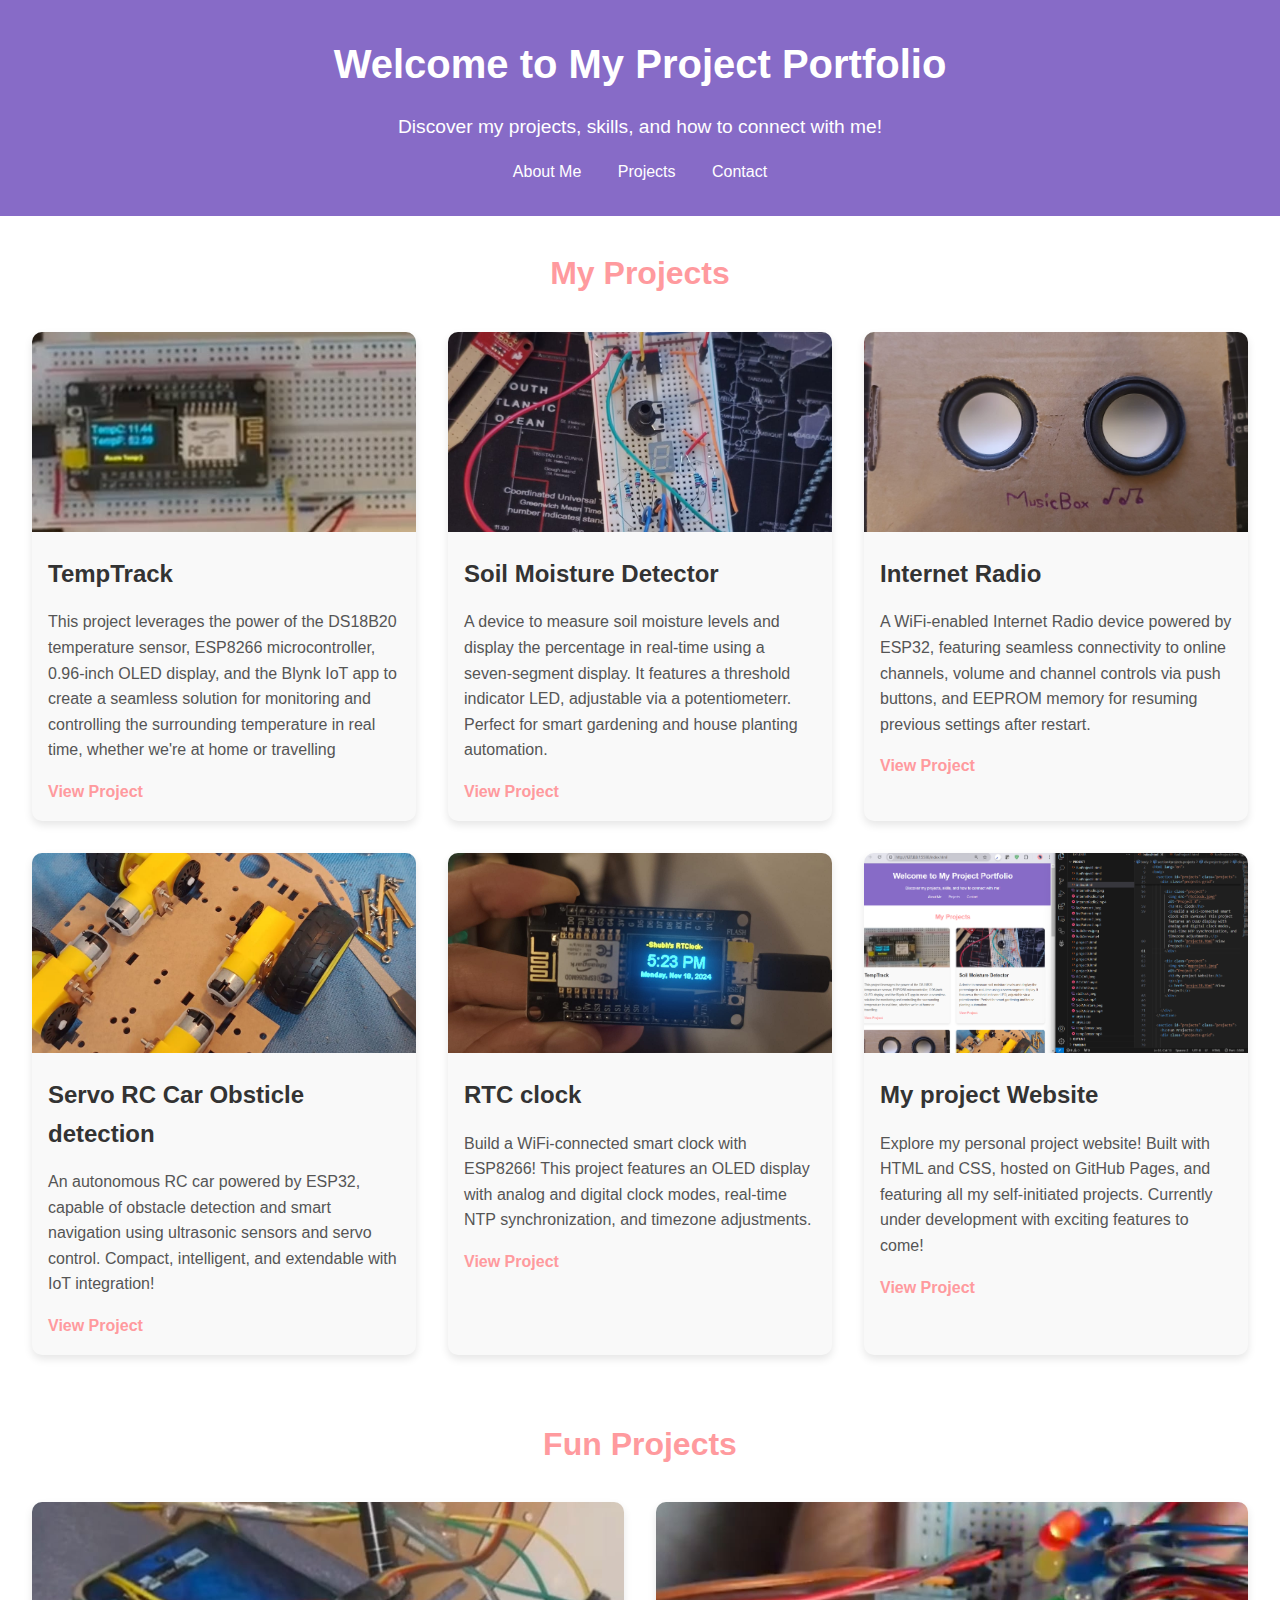
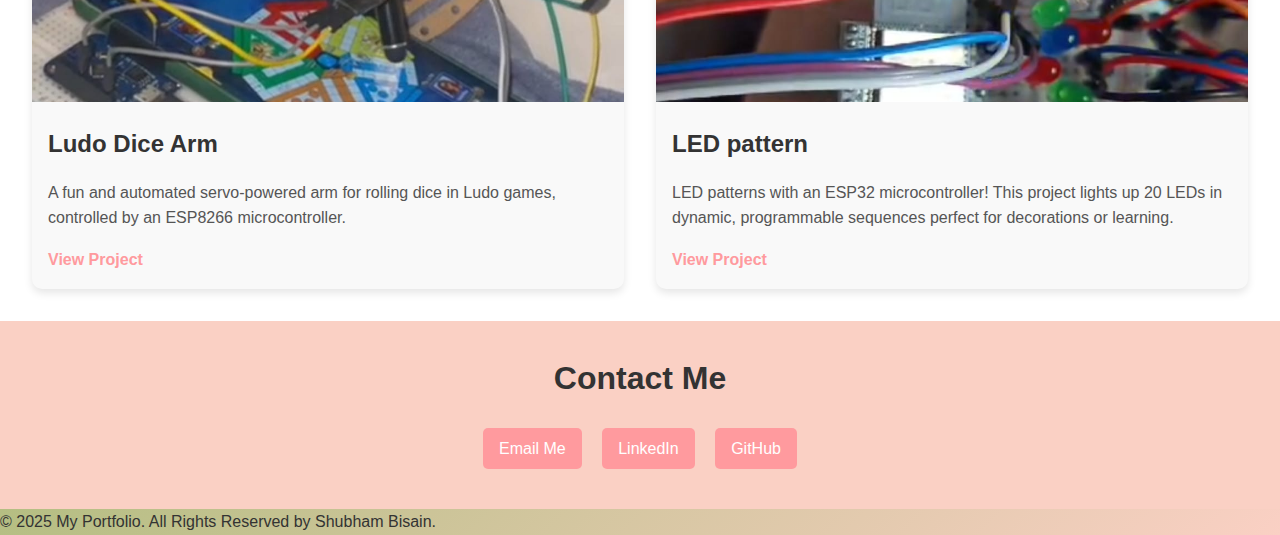
<file: index.html>
<!DOCTYPE html>
<html lang="en">
<head>
  <meta charset="UTF-8">
  <meta name="viewport" content="width=device-width, initial-scale=1.0">
  <title>My Portfolio</title>
  <link rel="stylesheet" href="style1.css">
</head>
<body>
  <!-- Header Section -->
  <header>
    <h1>Welcome to My Project Portfolio</h1>
    <p>Discover my projects, skills, and how to connect with me!</p>
    <nav>
      <a href="aboutme.html">About Me</a>
      <a href="#projects">Projects</a>
      <a href="#contact">Contact</a>
      
    </nav>
  </header>

  <!-- Projects Section -->
  <section id="projects" class="projects">
    <h2>My Projects</h2>
    <div class="projects-grid">
      
       
      <div class="project">
        <img src="tempSensor.jpeg" alt="Project 1">
        <h3>TempTrack</h3>
        <p>This project leverages the power of the DS18B20 temperature sensor, ESP8266 microcontroller, 0.96-inch OLED display, and the Blynk IoT app to create a seamless solution for monitoring and controlling the surrounding temperature in real time, whether we're at home or travelling</p>
        <a href="project1.html">View Project</a>
      </div>

      <div class="project">
        <img src="SoilMoisture.jpeg" alt="Project 2">
        <h3>Soil Moisture Detector</h3>
        <p>A device to measure soil moisture levels and display the percentage in real-time using a seven-segment display. It features a threshold indicator LED, adjustable via a potentiometerr. Perfect for smart gardening and house planting automation.</p>
        <a href="project2.html">View Project</a>
      </div>

      <div class="project">
        <img src="internetRadio.jpeg" alt="Project 3">
        <h3>Internet Radio</h3>
        <p>A WiFi-enabled Internet Radio device powered by ESP32, featuring seamless connectivity to online channels, volume and channel controls via push buttons, and EEPROM memory for resuming previous settings after restart.</p>
        <a href="project3.html">View Project</a>
      </div>

      <div class="project">
        <img src="RC CAR.jpeg" alt="Project 4">
        <h3>Servo RC Car  Obsticle detection</h3>
        <p>An autonomous RC car powered by ESP32, capable of obstacle detection and smart navigation using ultrasonic sensors and servo control. Compact, intelligent, and extendable with IoT integration!</p>
        <a href="project4.html">View Project</a>
      </div>

      <div class="project">
        <img src="rtcClock.jpeg" alt="Project 8">
        <h3>RTC clock</h3>
        <p>Build a WiFi-connected smart clock with ESP8266! This project features an OLED display with analog and digital clock modes, real-time NTP synchronization, and timezone adjustments.</p>
        <a href="project8.html">View Project</a>
      </div>

      <div class="project">
        <img src="mySite.png" alt="Project 9">
        <h3>My project Website</h3>
        <p>Explore my personal project website! Built with HTML and CSS, hosted on GitHub Pages, and featuring all my self-initiated projects. Currently under development with exciting features to come!</p>
        <a href="project9.html">View Project</a>
      </div>

      
    </div>
  </section>

  <section id="projects" class="projects">
    <h2>Fun Projects</h2>
    <div class="projects-grid">
      
       
      <div class="project">
        <img src="ludoServo.jpeg" alt="Project 4">
        <h3>Ludo Dice Arm</h3>
        <p>A fun and automated servo-powered arm for rolling dice in Ludo games, controlled by an ESP8266 microcontroller.</p>
        <a href="funProject1.html">View Project</a>
      </div> 

      <div class="project">
        <img src="ledPattern1.jpeg" alt="Project 5">
        <h3>LED pattern</h3>
        <p> LED patterns with an ESP32 microcontroller! This project lights up 20 LEDs in dynamic, programmable sequences perfect for decorations or learning.</p>
        <a href="funProject2.html">View Project</a>
      </div>


    </div>
  </section>

  <!-- Contact Section -->
  <section id="contact" class="contact">
    <h2>Contact Me</h2>
    <a href="mailto:shubham.bisain@hsrw.org">Email Me</a>
    <a href="https://www.linkedin.com/in/shubham-bisain/">LinkedIn</a>
    <a href="https://github.com/ShubhamBisain?tab=repositories">GitHub</a>
  </section>

  <footer>
    <p>&copy; 2025 My Portfolio. All Rights Reserved by Shubham Bisain.</p>
  </footer>
</body>
</html>
</file>
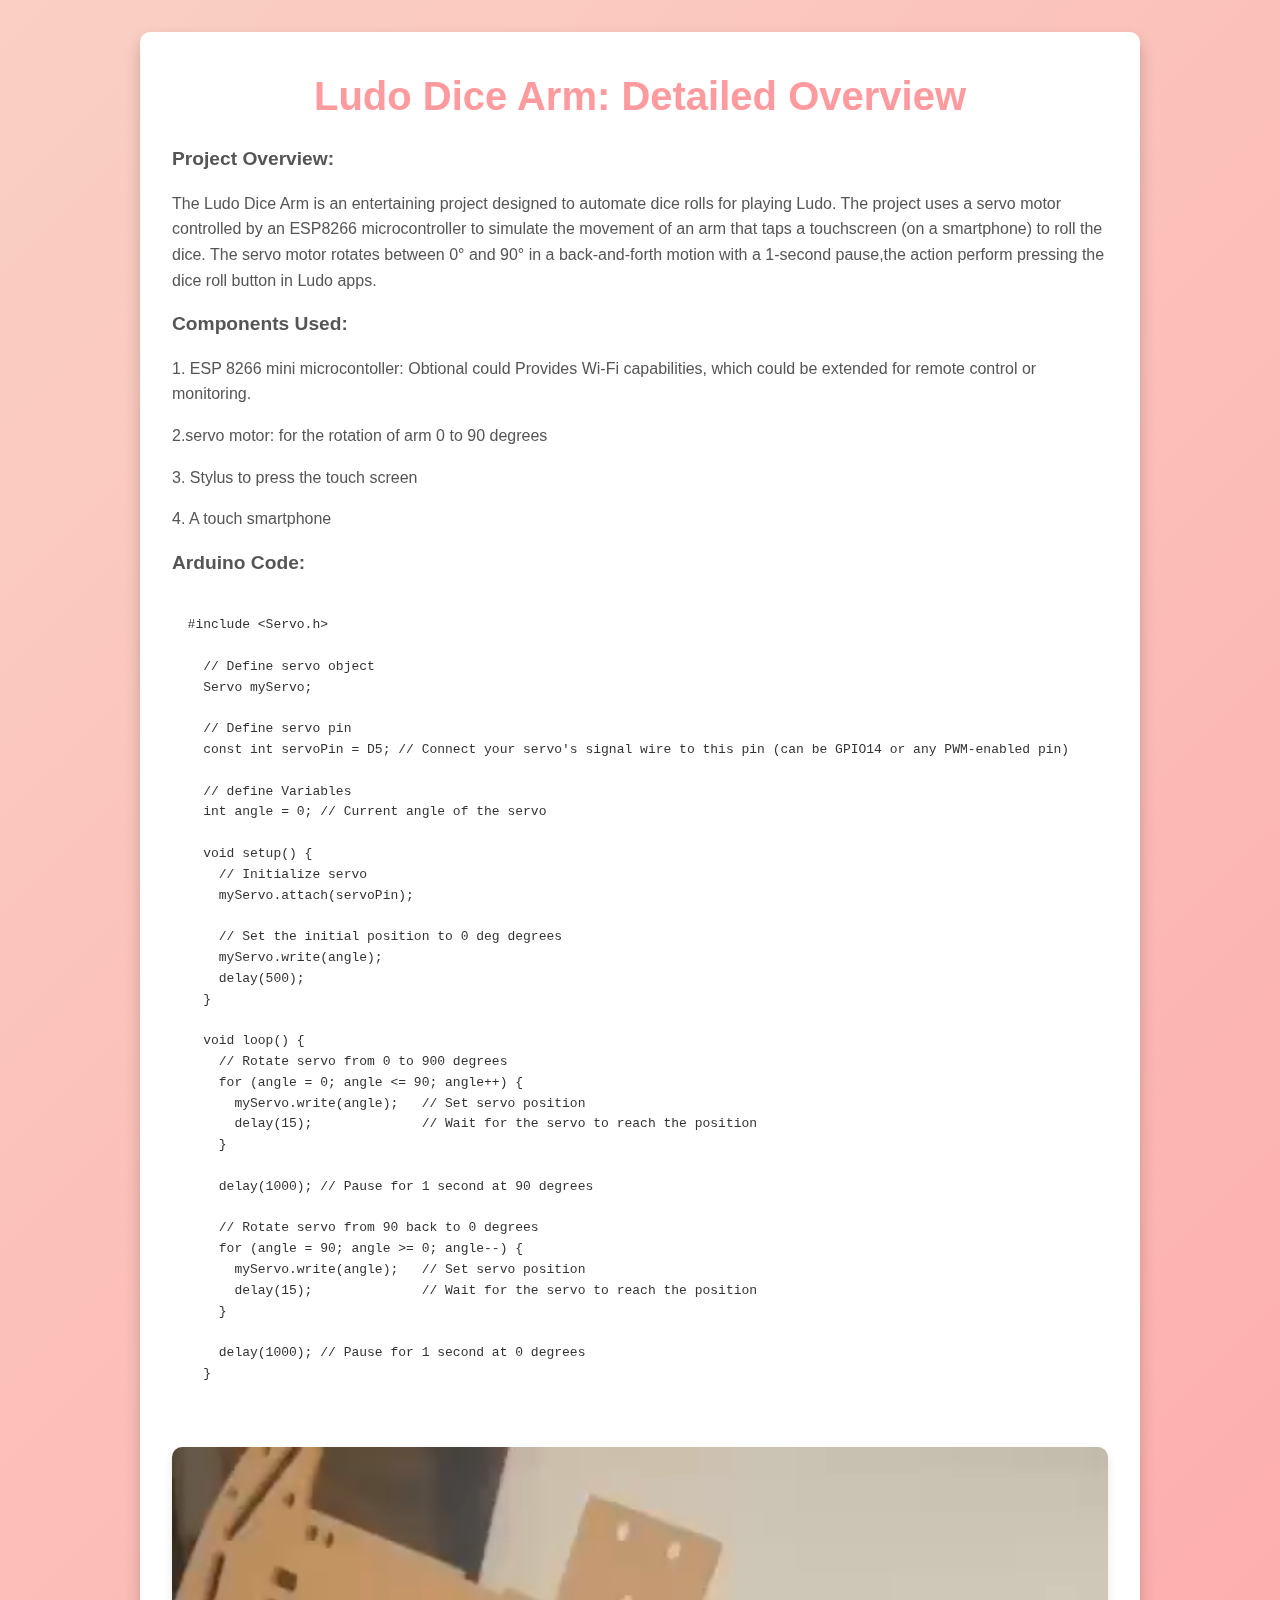
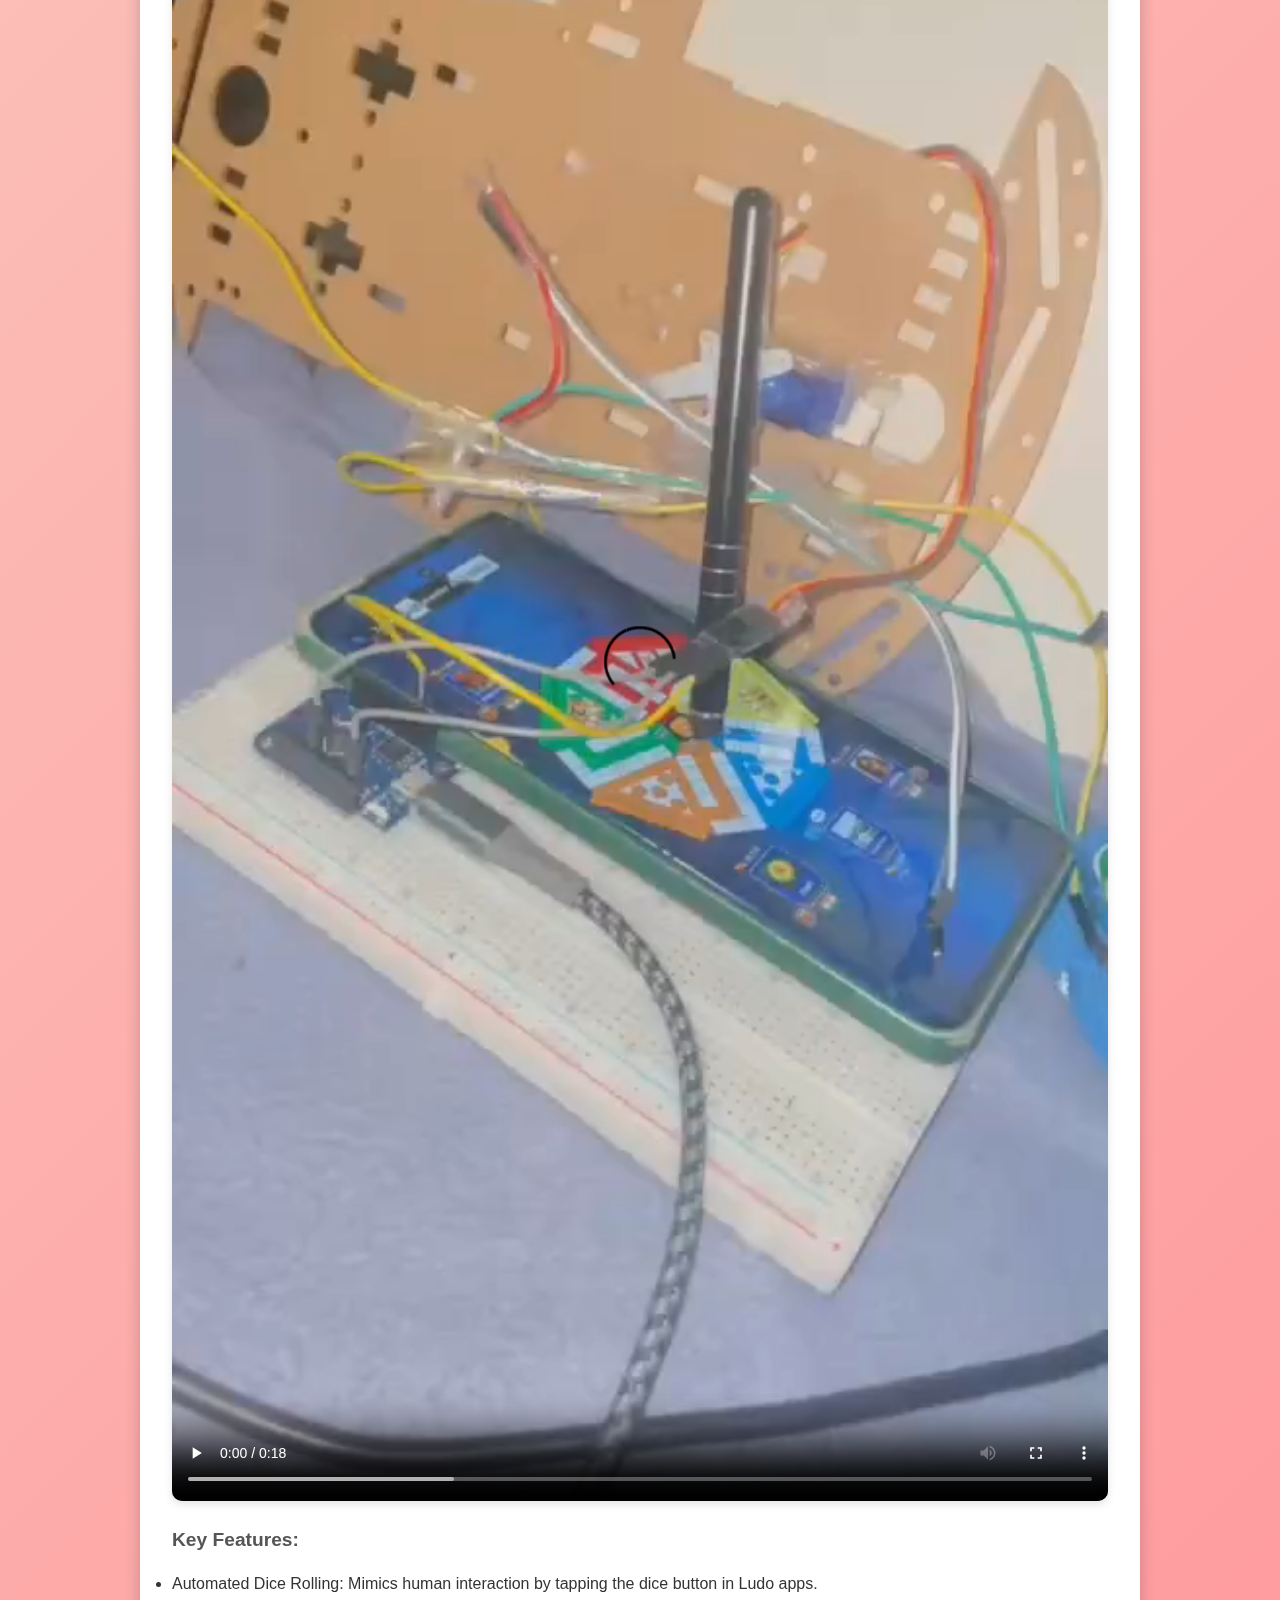
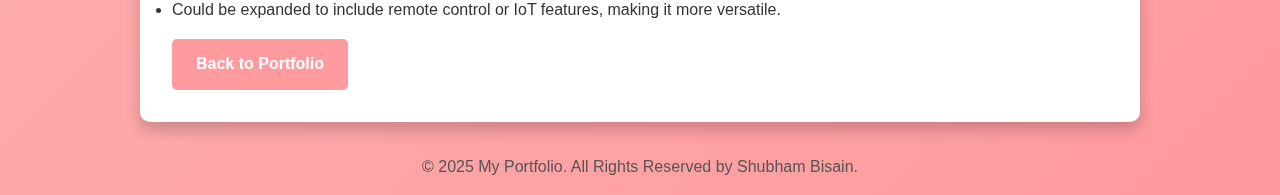
<file: funProject1.html>
<!DOCTYPE html>
<html lang="en">
<head>
  <meta charset="UTF-8">
  <meta name="viewport" content="width=device-width, initial-scale=1.0">
  <title>Ludo Dice Arm Details</title>
  <link rel="stylesheet" href="style2.css">
</head>

  <body>
  <div class="container">
    <h1>Ludo Dice Arm: Detailed Overview</h1>
    
    <p class="objective">
      Project Overview:
    </p>

    <p>
      The Ludo Dice Arm is an entertaining project designed to automate dice rolls for playing Ludo. The project uses a servo motor controlled by an ESP8266 microcontroller to simulate the movement of an arm that taps a touchscreen (on a smartphone) to roll the dice. The servo motor rotates between 0° and 90° in a back-and-forth motion with a 1-second pause,the action perform pressing the dice roll button in Ludo apps.
    </p>
  
    <p class="objective">
      Components Used:
    </p>

    <p>
        1. ESP 8266 mini microcontoller: Obtional could Provides Wi-Fi capabilities, which could be extended for remote control or monitoring.

    </p>

    <p>
      2.servo motor: for the rotation of arm 0 to 90 degrees

    <p>
        3. Stylus to press the touch screen 
    </p>

    <p>
      4. A touch smartphone
    </p>

    <p class="objective">
      Arduino Code:
    </p>

  <pre>
  <code>
  #include &lt;Servo.h&gt;

    // Define servo object
    Servo myServo;
    
    // Define servo pin
    const int servoPin = D5; // Connect your servo's signal wire to this pin (can be GPIO14 or any PWM-enabled pin)
    
    // define Variables
    int angle = 0; // Current angle of the servo
    
    void setup() {
      // Initialize servo
      myServo.attach(servoPin);
      
      // Set the initial position to 0 deg degrees
      myServo.write(angle);
      delay(500);
    }
    
    void loop() {
      // Rotate servo from 0 to 900 degrees
      for (angle = 0; angle <= 90; angle++) {
        myServo.write(angle);   // Set servo position
        delay(15);              // Wait for the servo to reach the position
      }
    
      delay(1000); // Pause for 1 second at 90 degrees
    
      // Rotate servo from 90 back to 0 degrees
      for (angle = 90; angle >= 0; angle--) {
        myServo.write(angle);   // Set servo position
        delay(15);              // Wait for the servo to reach the position
      }
    
      delay(1000); // Pause for 1 second at 0 degrees
    }
    
    </code>
    </pre>
    <video src="ludoServo.mp4" controls></video>
    <p class="objective">
      Key Features:
      <ul>
        <li>Automated Dice Rolling: Mimics human interaction by tapping the dice button in Ludo apps.</li>
        <li> Could be expanded to include remote control or IoT features, making it more versatile.</li>
      </ul>
    </p>

    <a href="index.html">Back to Portfolio</a>
  </div>

  <footer>
    <p>&copy; 2025 My Portfolio. All Rights Reserved by Shubham Bisain.</p>
  </footer>
</body>
</html>
</file>
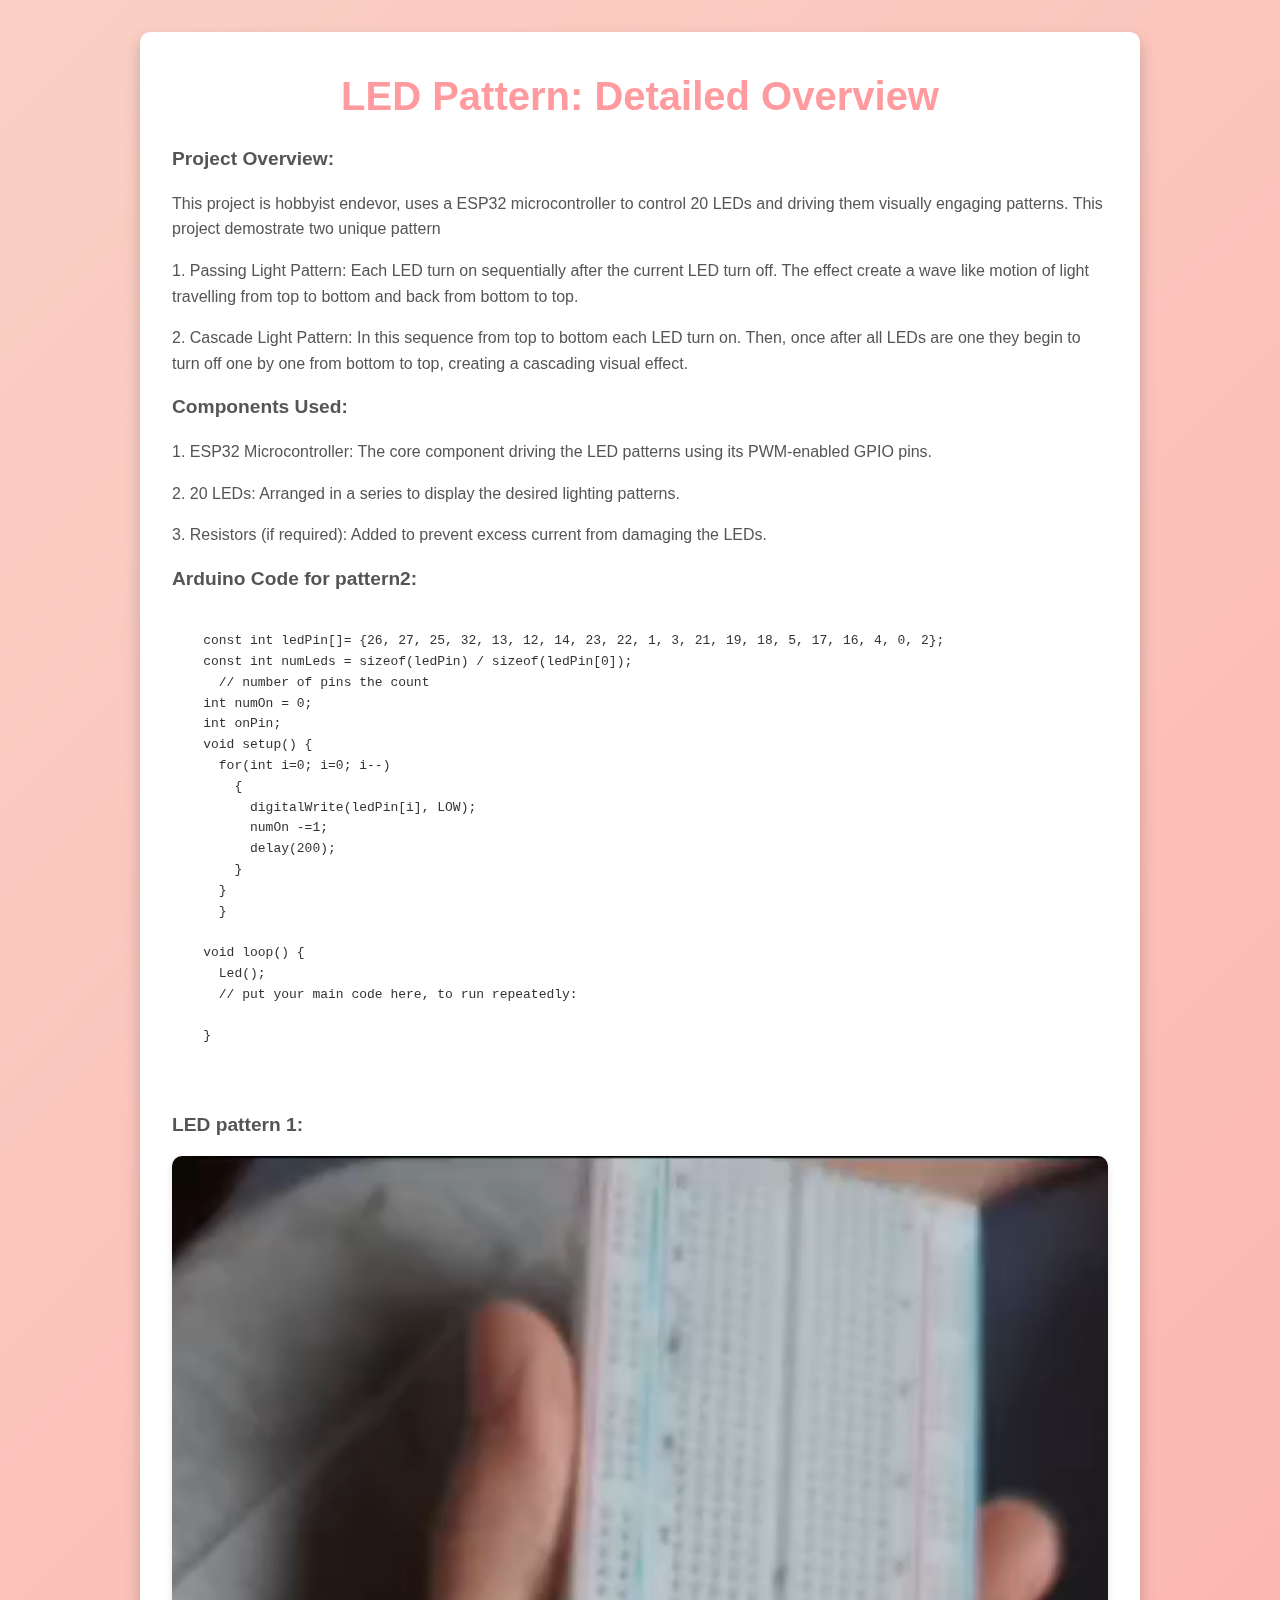
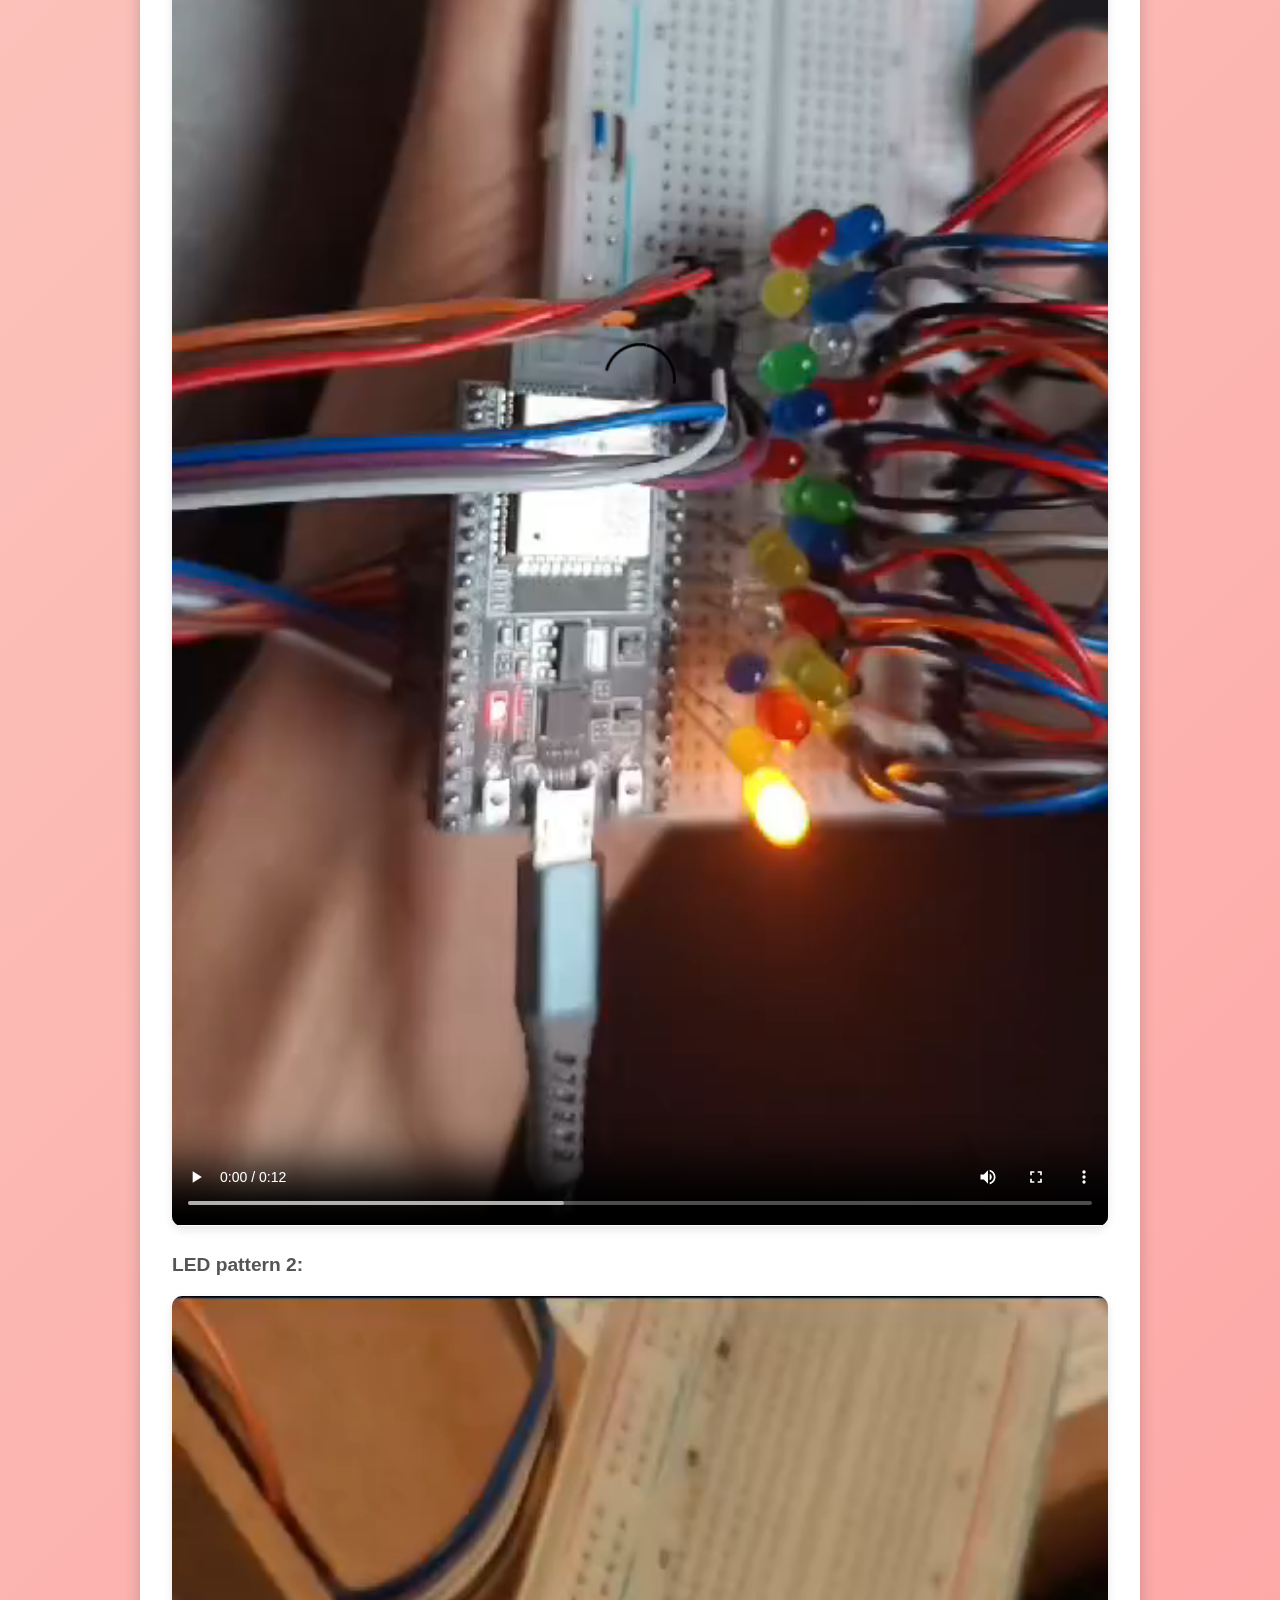
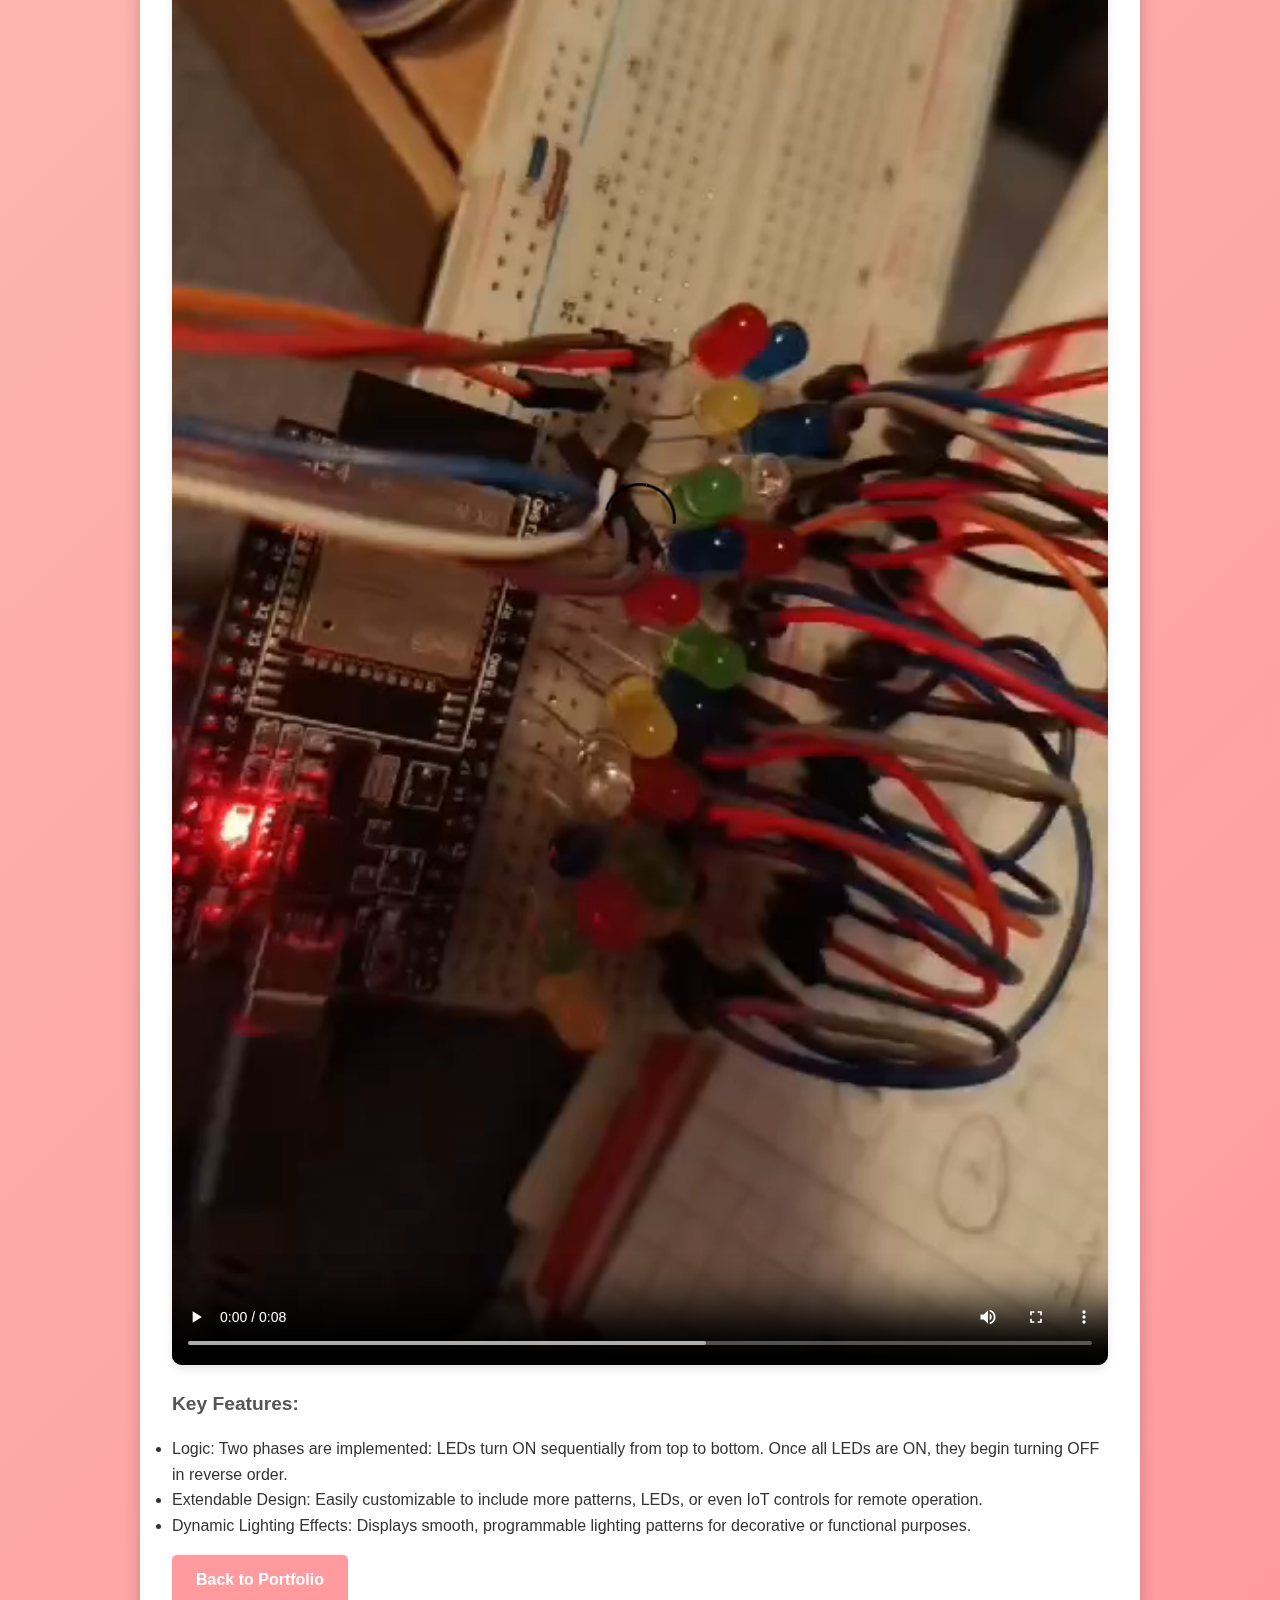
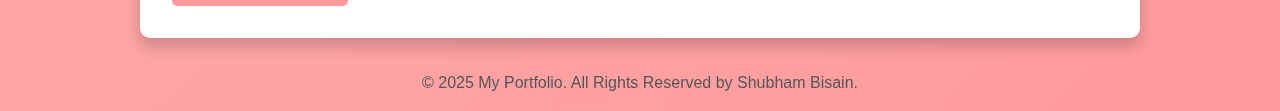
<file: funProject2.html>
<!DOCTYPE html>
<html lang="en">
<head>
  <meta charset="UTF-8">
  <meta name="viewport" content="width=device-width, initial-scale=1.0">
  <title>LED Pattern Details</title>
  <link rel="stylesheet" href="style2.css">
</head>

  <body>
  <div class="container">
    <h1>LED Pattern: Detailed Overview</h1>
    
    <p class="objective">
      Project Overview:
    </p>

    <p>
     This project is hobbyist endevor, uses a ESP32 microcontroller to control 20 LEDs and driving them visually engaging patterns. This project demostrate two unique pattern
    </p>
    <p>
      1. Passing Light Pattern: Each LED turn on sequentially after the current LED turn off. The effect create a wave like motion of light travelling from top to bottom and back from bottom to top.
     </p>

     <p>
      2. Cascade Light Pattern: In this sequence from top to bottom each LED turn on. Then, once after all LEDs are one they begin to turn off one by one from bottom to top, creating a cascading visual effect.
     </p>
  
    <p class="objective">
      Components Used:
    </p>

    <p>
        1. ESP32 Microcontroller:

        The core component driving the LED patterns using its PWM-enabled GPIO pins.

    </p>

    <p>
      2. 20 LEDs:

      Arranged in a series to display the desired lighting patterns.

    </p>

    <p>
      3. Resistors (if required):

      Added to prevent excess current from damaging the LEDs.
    </p>

    <p class="objective">
      Arduino Code for pattern2:
    </p>

  <pre>
  <code>
    const int ledPin[]= {26, 27, 25, 32, 13, 12, 14, 23, 22, 1, 3, 21, 19, 18, 5, 17, 16, 4, 0, 2};
    const int numLeds = sizeof(ledPin) / sizeof(ledPin[0]);
      // number of pins the count
    int numOn = 0;
    int onPin;
    void setup() {
      for(int i=0; i<numLeds; i++){
        pinMode(ledPin[i], OUTPUT);
        delay(100);
        digitalWrite(ledPin[i], LOW);  //initially the pin are set to low
      }
    
    }
    
    void Led(){
      if(numOn!=numLeds)
      {
        digitalWrite(ledPin[numOn], HIGH);
        numOn +=1;
        delay(200);
      }
      else {
        for(int i= numLeds-1; i>=0; i--)
        {
          digitalWrite(ledPin[i], LOW);
          numOn -=1;
          delay(200);
        }
      }
      }
    
    void loop() {
      Led();
      // put your main code here, to run repeatedly:
    
    }    
    
    </code>
    </pre>
    <p class="objective">LED pattern 1:
    </p>

    <video src="ledPattern1.mp4" controls></video>
    <p class="objective">LED pattern 2:
    </p>
    <video src="ledPattern2.mp4" controls></video>

    <p class="objective">
      Key Features:
      <ul>
        <li>Logic:

          Two phases are implemented:
          LEDs turn ON sequentially from top to bottom.
          Once all LEDs are ON, they begin turning OFF in reverse order.</li>
        <li> Extendable Design: Easily customizable to include more patterns, LEDs, or even IoT controls for remote operation.</li>
        <li> Dynamic Lighting Effects: Displays smooth, programmable lighting patterns for decorative or functional purposes.</li>
      </ul>

    </p>

    <a href="index.html">Back to Portfolio</a>
  </div>

  <footer>
    <p>&copy; 2025 My Portfolio. All Rights Reserved by Shubham Bisain.</p>
  </footer>
</body>
</html>
</file>
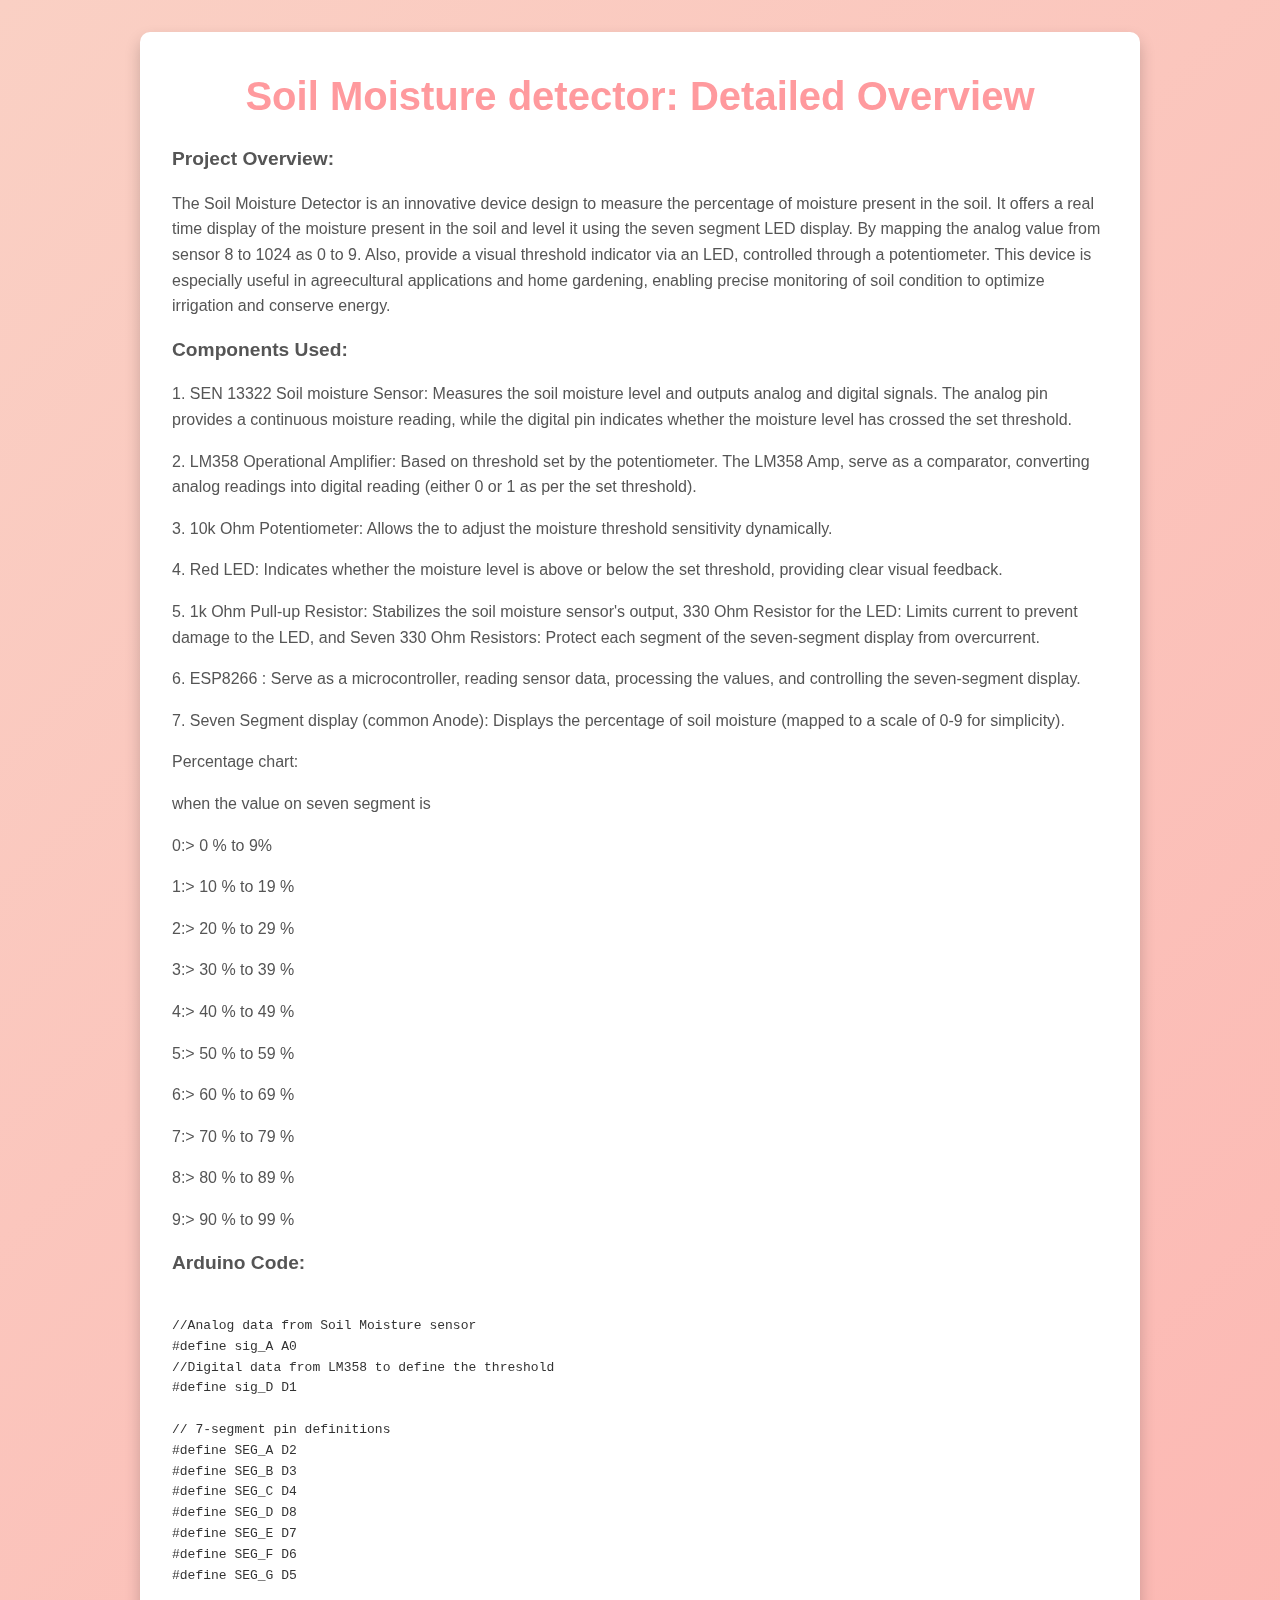
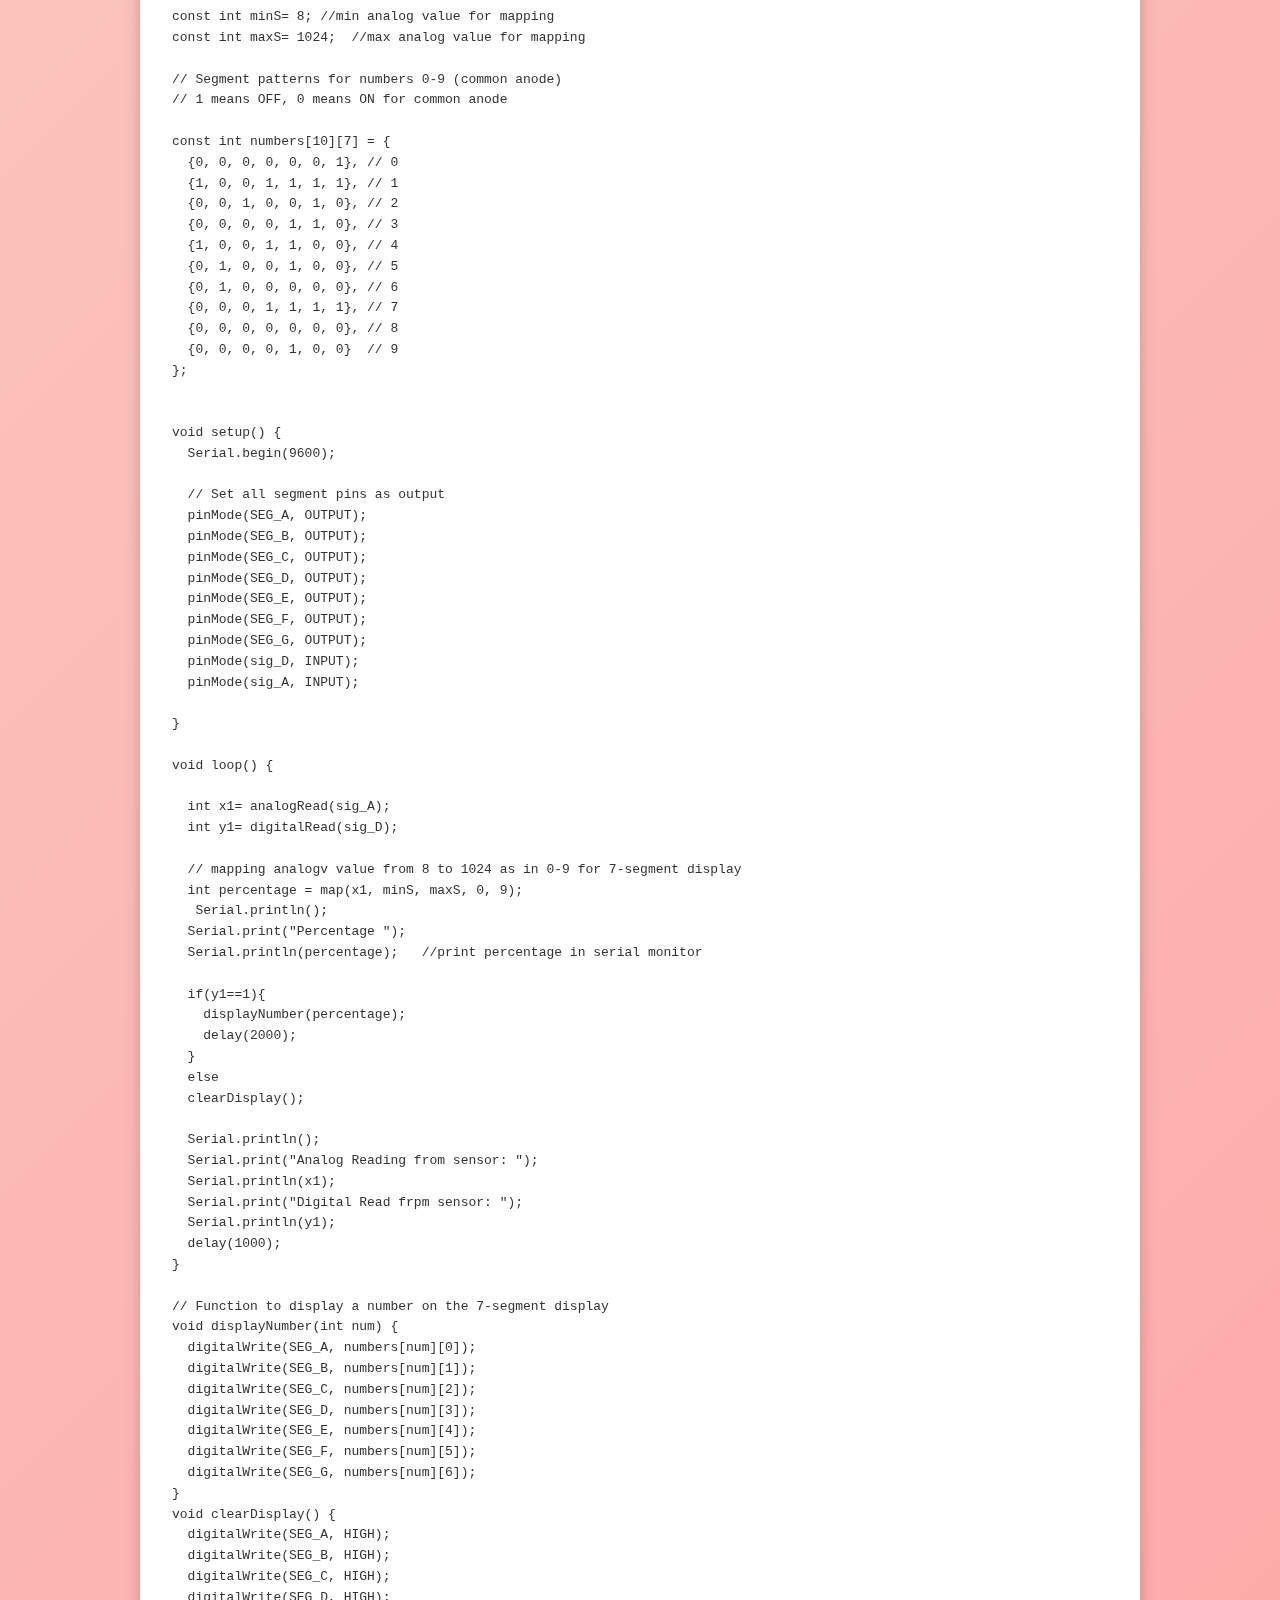
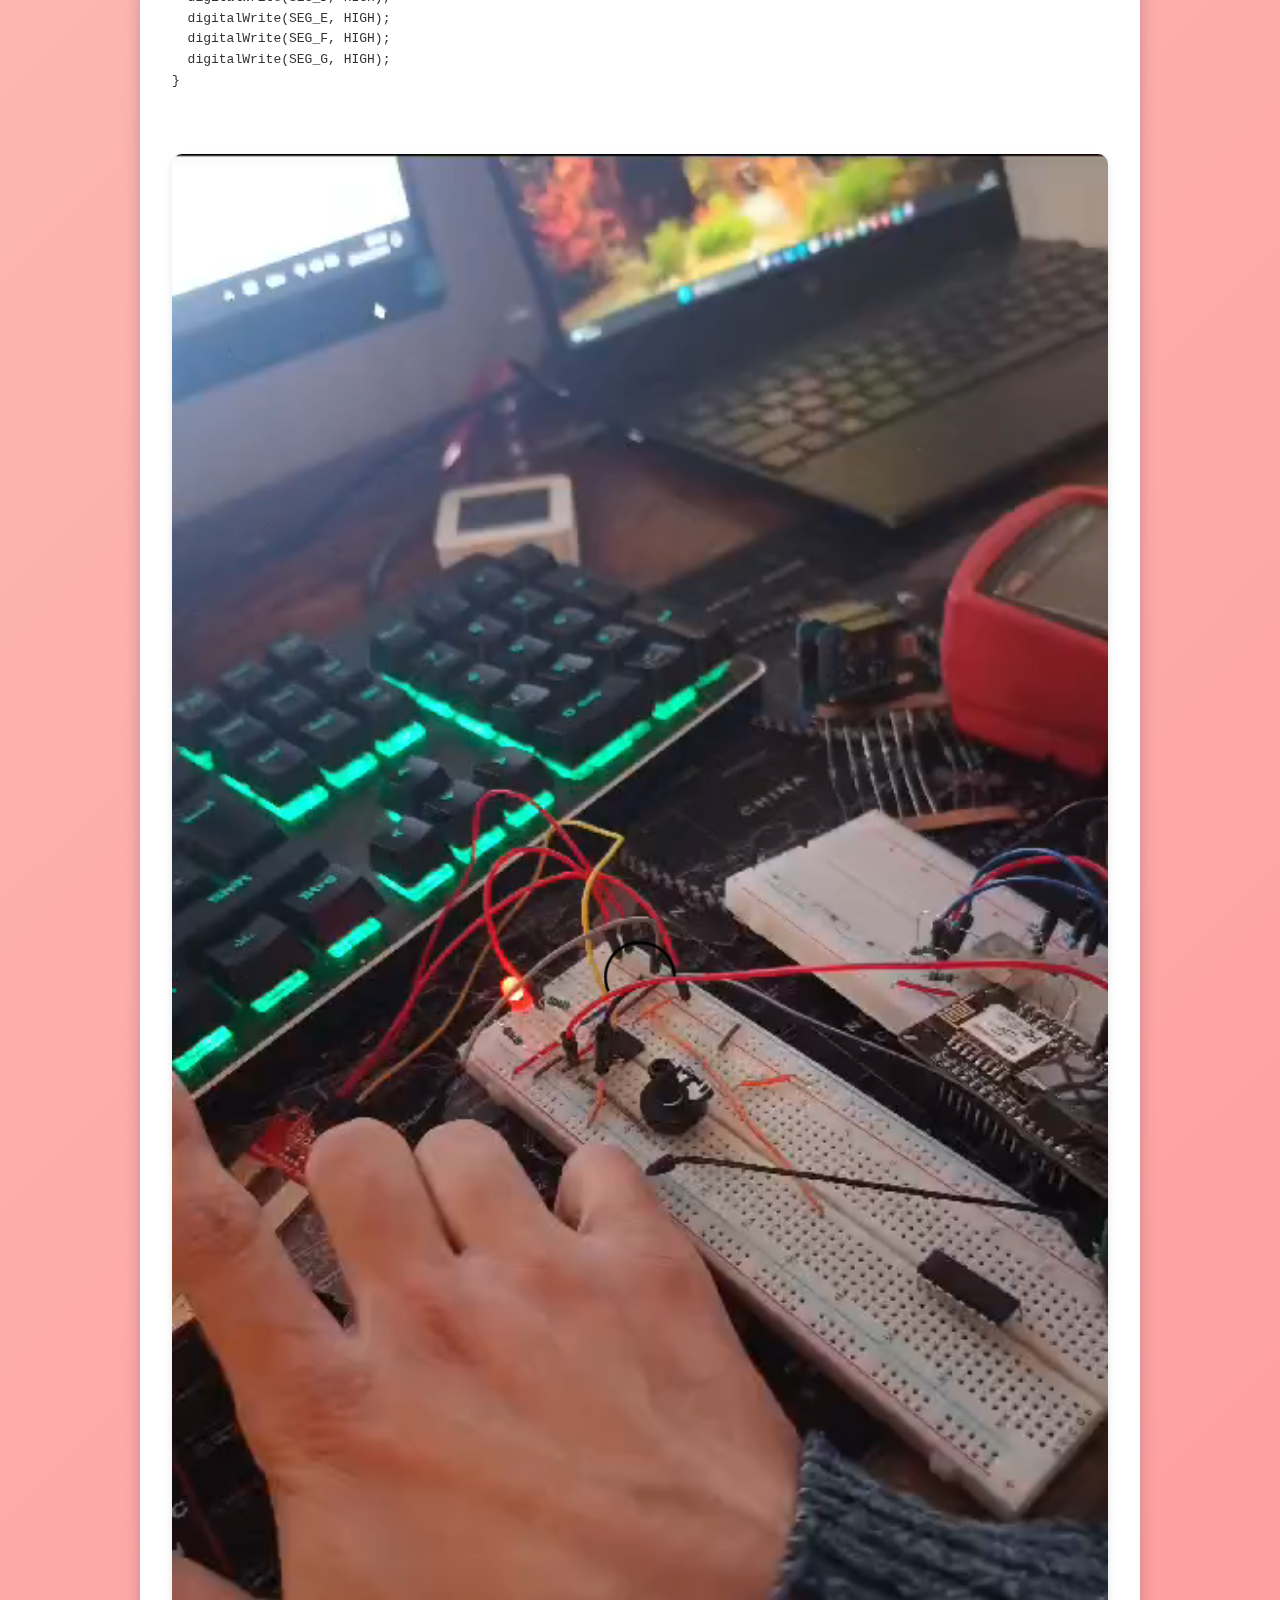
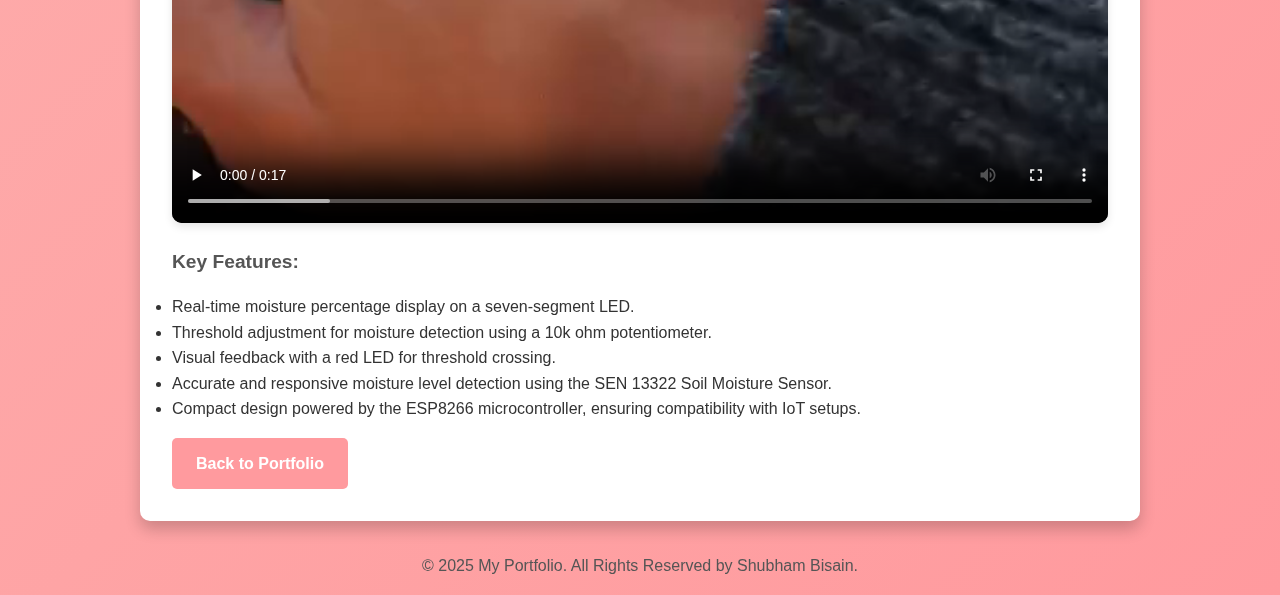
<file: project2.html>
<!DOCTYPE html>
<html lang="en">
<head>
  <meta charset="UTF-8">
  <meta name="viewport" content="width=device-width, initial-scale=1.0">
  <title>TempTrack Details</title>
  <link rel="stylesheet" href="style2.css">
</head>

  <body>
  <div class="container">
    <h1>Soil Moisture detector: Detailed Overview</h1>
    
    <p class="objective">
      Project Overview:
    </p>

    <p>
      The Soil Moisture Detector is an innovative device design to measure the percentage of moisture present in the soil. It offers a real time display of the moisture present in the soil and level it using the seven segment LED display. By mapping the analog value from sensor 8 to 1024 as 0 to 9. Also, provide a visual threshold indicator via an LED, controlled through a potentiometer. This device is especially useful in agreecultural applications and home gardening, enabling precise monitoring of soil condition to optimize irrigation and conserve energy.
      
    </p>
  
    <p class="objective">
      Components Used:
    </p>

    <p>
        1. SEN 13322 Soil moisture Sensor: Measures the soil moisture level and outputs analog and digital signals. The analog pin provides a continuous moisture reading, while the digital pin indicates whether the moisture level has crossed the set threshold.


    </p>

    <p>
      2. LM358 Operational Amplifier: Based on threshold set by the potentiometer. The LM358 Amp, serve as a comparator, converting analog readings into digital reading (either 0 or 1 as per the set threshold).
    </p>

    <p>
        3. 10k Ohm Potentiometer: Allows the to adjust the moisture threshold sensitivity dynamically.
    </p>

    <p>
      4. Red LED: Indicates whether the moisture level is above or below the set threshold, providing clear visual feedback.
    </p>

    <p>
      5. 1k Ohm Pull-up Resistor: Stabilizes the soil moisture sensor's output,
      330 Ohm Resistor for the LED: Limits current to prevent damage to the LED, and
      Seven 330 Ohm Resistors: Protect each segment of the seven-segment display from overcurrent.
    </p>

    <p>
      6. ESP8266 : Serve as a microcontroller, reading sensor data, processing the values, and controlling the seven-segment display.
    </p>

    <p>
      7. Seven Segment display (common Anode): Displays the percentage of soil moisture (mapped to a scale of 0-9 for simplicity).
    </p>

    	  	
    <p>
      Percentage chart:

    </p>
    <p>
      when the value on seven segment is 
    </p>
    <p>
      0:> 0 % to 9%
    </p>

    <p>
      1:> 10 % to 19 %
    </p>

    <p>
      2:> 20 % to 29 %
    </p>

    <p>
      3:> 30 % to 39 %
    </p>

    <p>
      4:> 40 % to 49 %
    </p>

    <p>
      5:> 50 % to 59 %
    </p>

    <p>
      6:> 60 % to 69 %
    </p>

    <p>
      7:> 70 % to 79 %
    </p>

    <p>
      8:> 80 % to 89 %
    </p>

    <p>
      9:> 90 % to 99 %
    </p>

    <p class="objective">
      Arduino Code:
    </p>

    <pre>
<code>
//Analog data from Soil Moisture sensor
#define sig_A A0 
//Digital data from LM358 to define the threshold
#define sig_D D1

// 7-segment pin definitions
#define SEG_A D2
#define SEG_B D3
#define SEG_C D4
#define SEG_D D8
#define SEG_E D7
#define SEG_F D6
#define SEG_G D5

const int minS= 8; //min analog value for mapping
const int maxS= 1024;  //max analog value for mapping

// Segment patterns for numbers 0-9 (common anode)
// 1 means OFF, 0 means ON for common anode

const int numbers[10][7] = {
  {0, 0, 0, 0, 0, 0, 1}, // 0
  {1, 0, 0, 1, 1, 1, 1}, // 1
  {0, 0, 1, 0, 0, 1, 0}, // 2
  {0, 0, 0, 0, 1, 1, 0}, // 3
  {1, 0, 0, 1, 1, 0, 0}, // 4
  {0, 1, 0, 0, 1, 0, 0}, // 5
  {0, 1, 0, 0, 0, 0, 0}, // 6
  {0, 0, 0, 1, 1, 1, 1}, // 7
  {0, 0, 0, 0, 0, 0, 0}, // 8
  {0, 0, 0, 0, 1, 0, 0}  // 9
};


void setup() {
  Serial.begin(9600);

  // Set all segment pins as output
  pinMode(SEG_A, OUTPUT);
  pinMode(SEG_B, OUTPUT);
  pinMode(SEG_C, OUTPUT);
  pinMode(SEG_D, OUTPUT);
  pinMode(SEG_E, OUTPUT);
  pinMode(SEG_F, OUTPUT);
  pinMode(SEG_G, OUTPUT);
  pinMode(sig_D, INPUT);
  pinMode(sig_A, INPUT);

}

void loop() {
  
  int x1= analogRead(sig_A);
  int y1= digitalRead(sig_D);

  // mapping analogv value from 8 to 1024 as in 0-9 for 7-segment display
  int percentage = map(x1, minS, maxS, 0, 9);
   Serial.println();
  Serial.print("Percentage ");
  Serial.println(percentage);   //print percentage in serial monitor
 
  if(y1==1){
    displayNumber(percentage);
    delay(2000);
  }
  else
  clearDisplay();

  Serial.println();
  Serial.print("Analog Reading from sensor: ");
  Serial.println(x1);
  Serial.print("Digital Read frpm sensor: ");
  Serial.println(y1);
  delay(1000);
}

// Function to display a number on the 7-segment display
void displayNumber(int num) {
  digitalWrite(SEG_A, numbers[num][0]);
  digitalWrite(SEG_B, numbers[num][1]);
  digitalWrite(SEG_C, numbers[num][2]);
  digitalWrite(SEG_D, numbers[num][3]);
  digitalWrite(SEG_E, numbers[num][4]);
  digitalWrite(SEG_F, numbers[num][5]);
  digitalWrite(SEG_G, numbers[num][6]);
}
void clearDisplay() {
  digitalWrite(SEG_A, HIGH);
  digitalWrite(SEG_B, HIGH);
  digitalWrite(SEG_C, HIGH);
  digitalWrite(SEG_D, HIGH);
  digitalWrite(SEG_E, HIGH);
  digitalWrite(SEG_F, HIGH);
  digitalWrite(SEG_G, HIGH);
}

</code>
    </pre>
    <video src="SoilMoisture.mp4" controls></video>
    <p class="objective">
      Key Features:
      <ul>
        <li>Real-time moisture percentage display on a seven-segment LED.</li>
        <li>Threshold adjustment for moisture detection using a 10k ohm potentiometer.</li>
        <li>Visual feedback with a red LED for threshold crossing.</li>
        <li>Accurate and responsive moisture level detection using the SEN 13322 Soil Moisture Sensor.</li>
        <li>Compact design powered by the ESP8266 microcontroller, ensuring compatibility with IoT setups.</li>
      </ul>
    </p>

    <a href="index.html">Back to Portfolio</a>
  </div>

  <footer>
    <p>&copy; 2025 My Portfolio. All Rights Reserved by Shubham Bisain.</p>
  </footer>
</body>
</html>
</file>
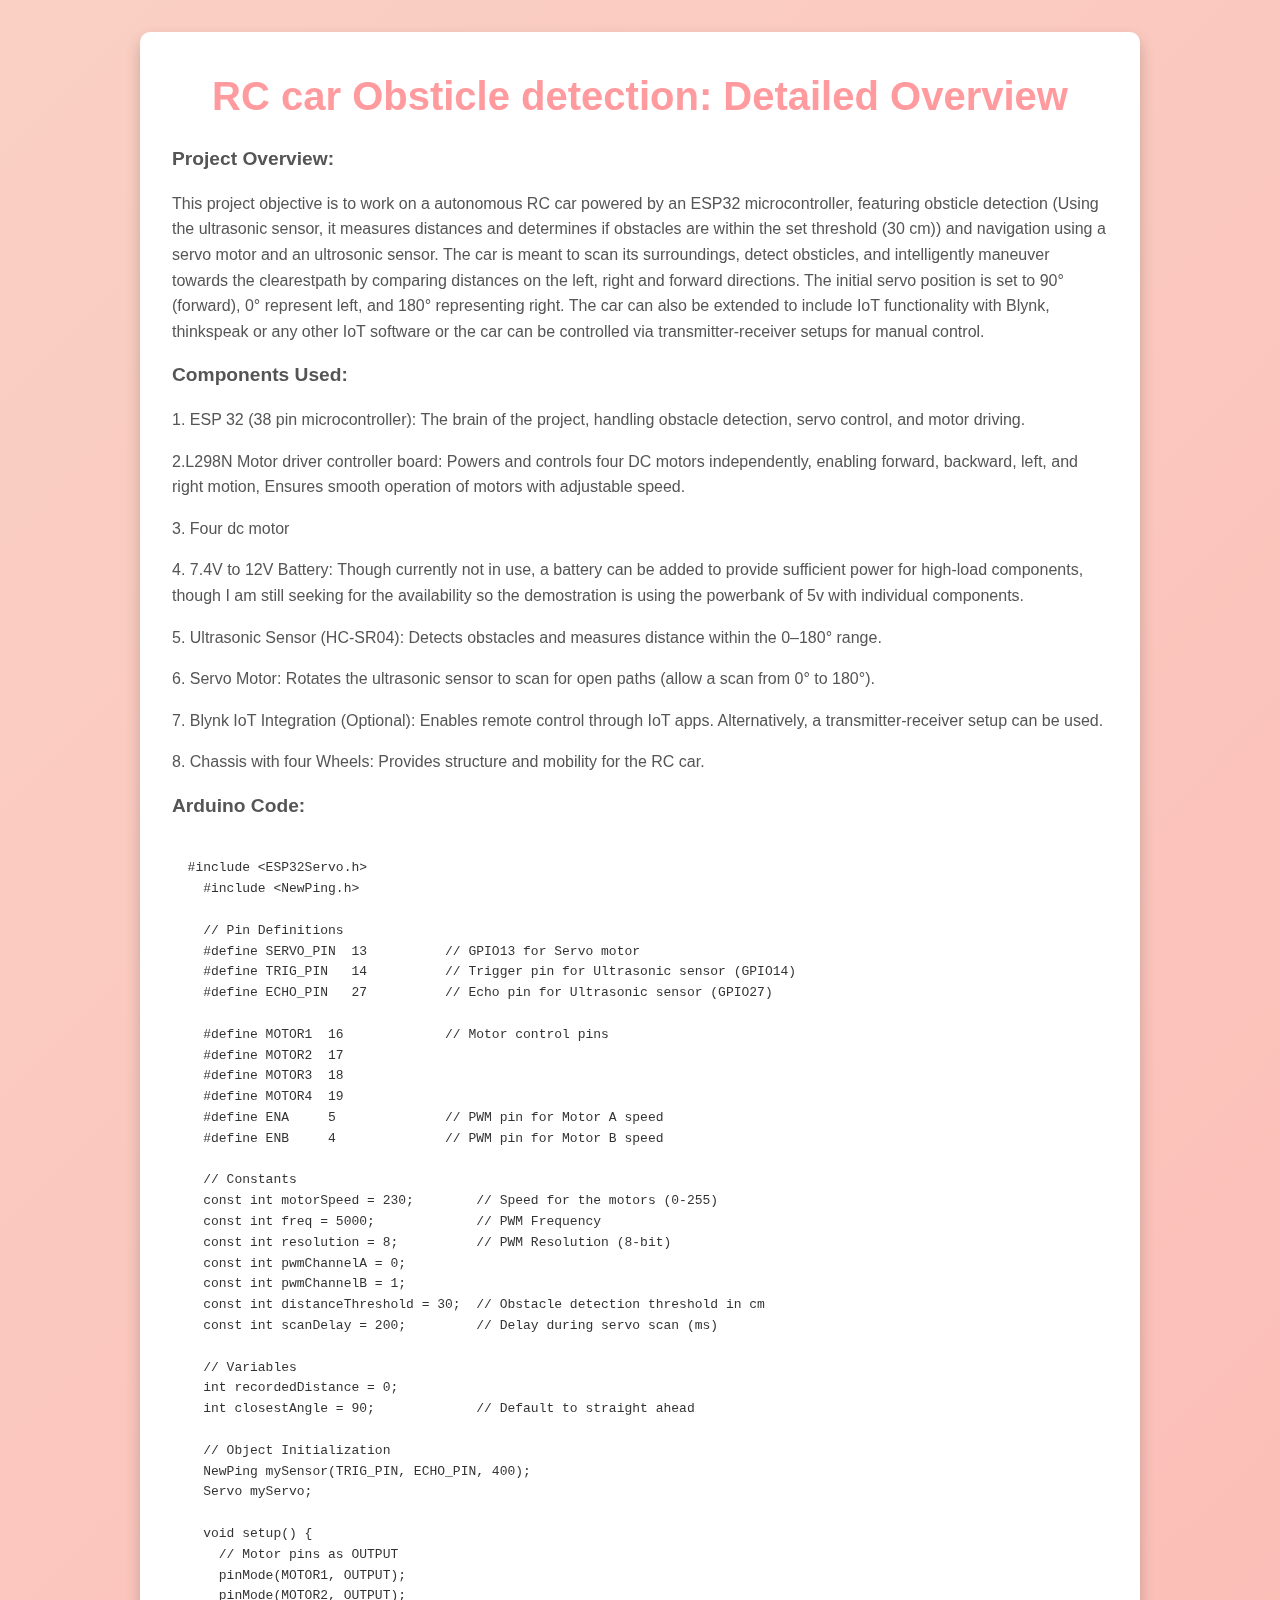
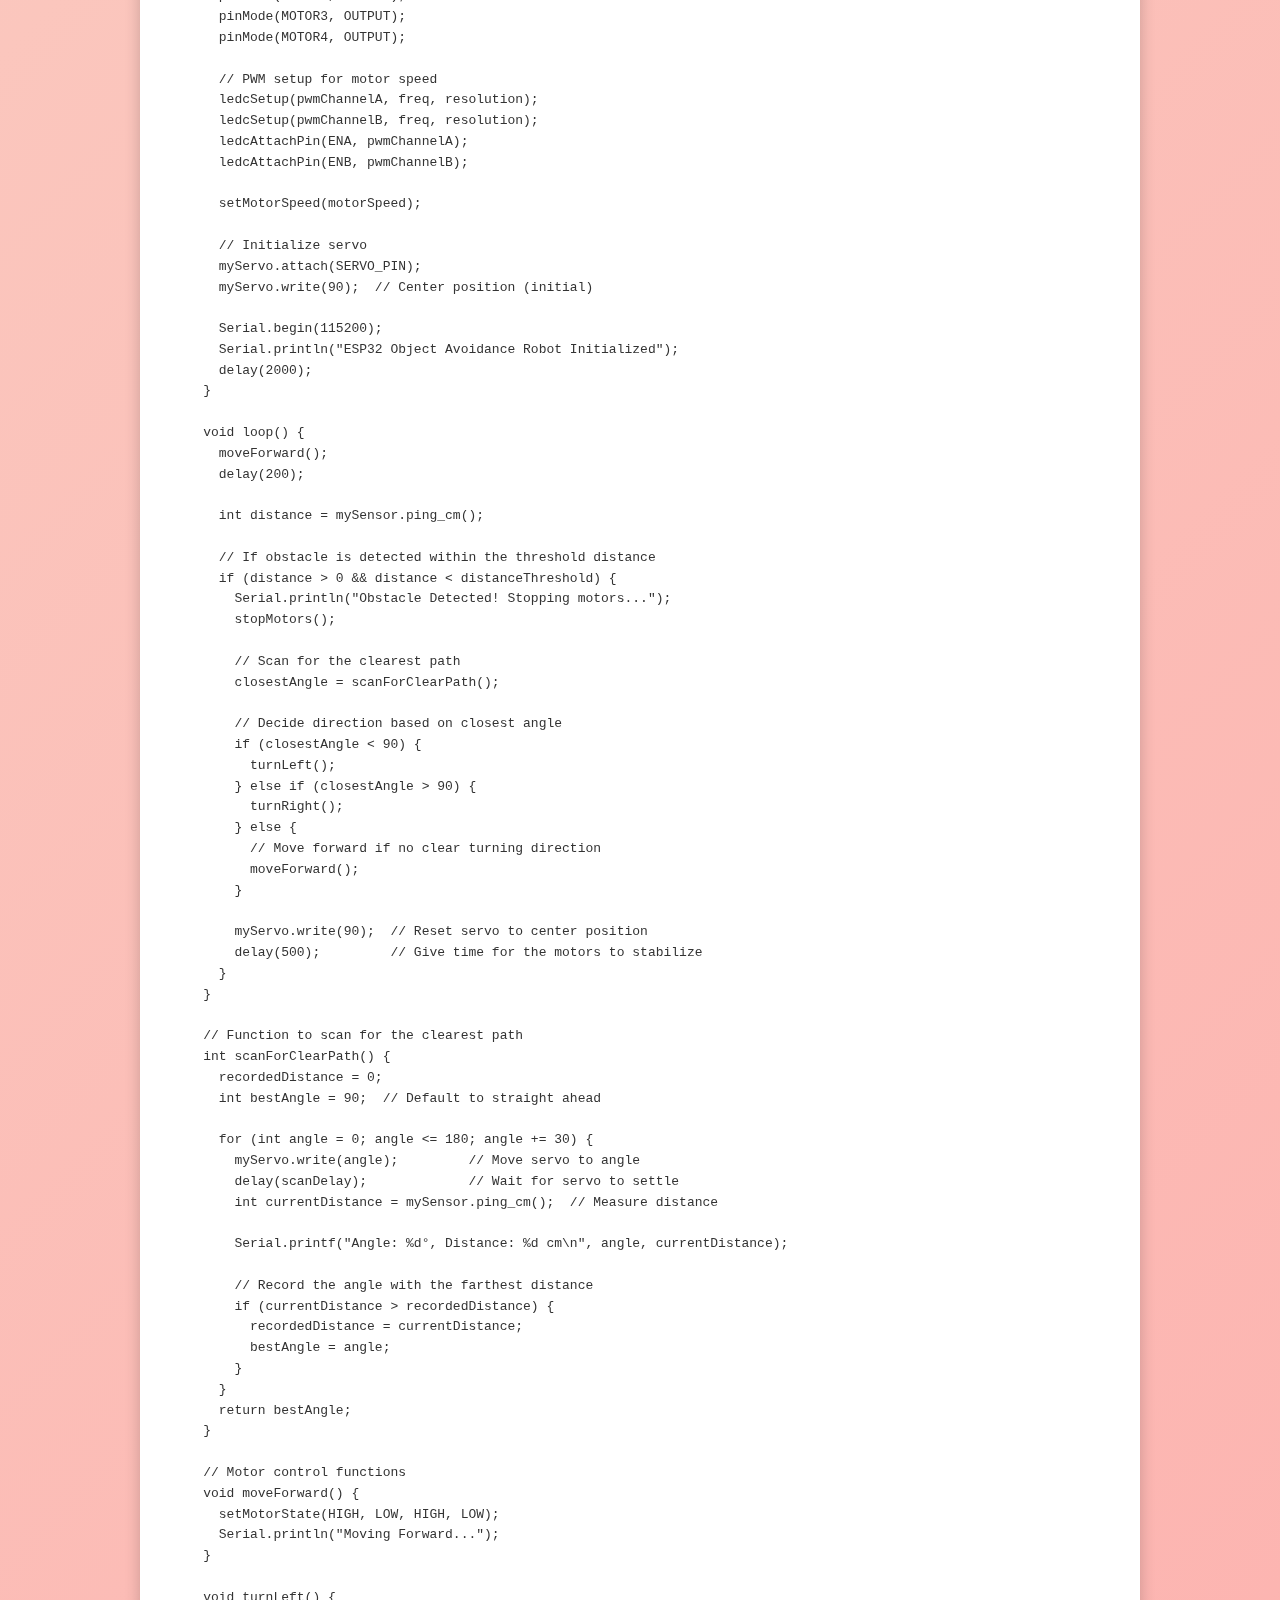
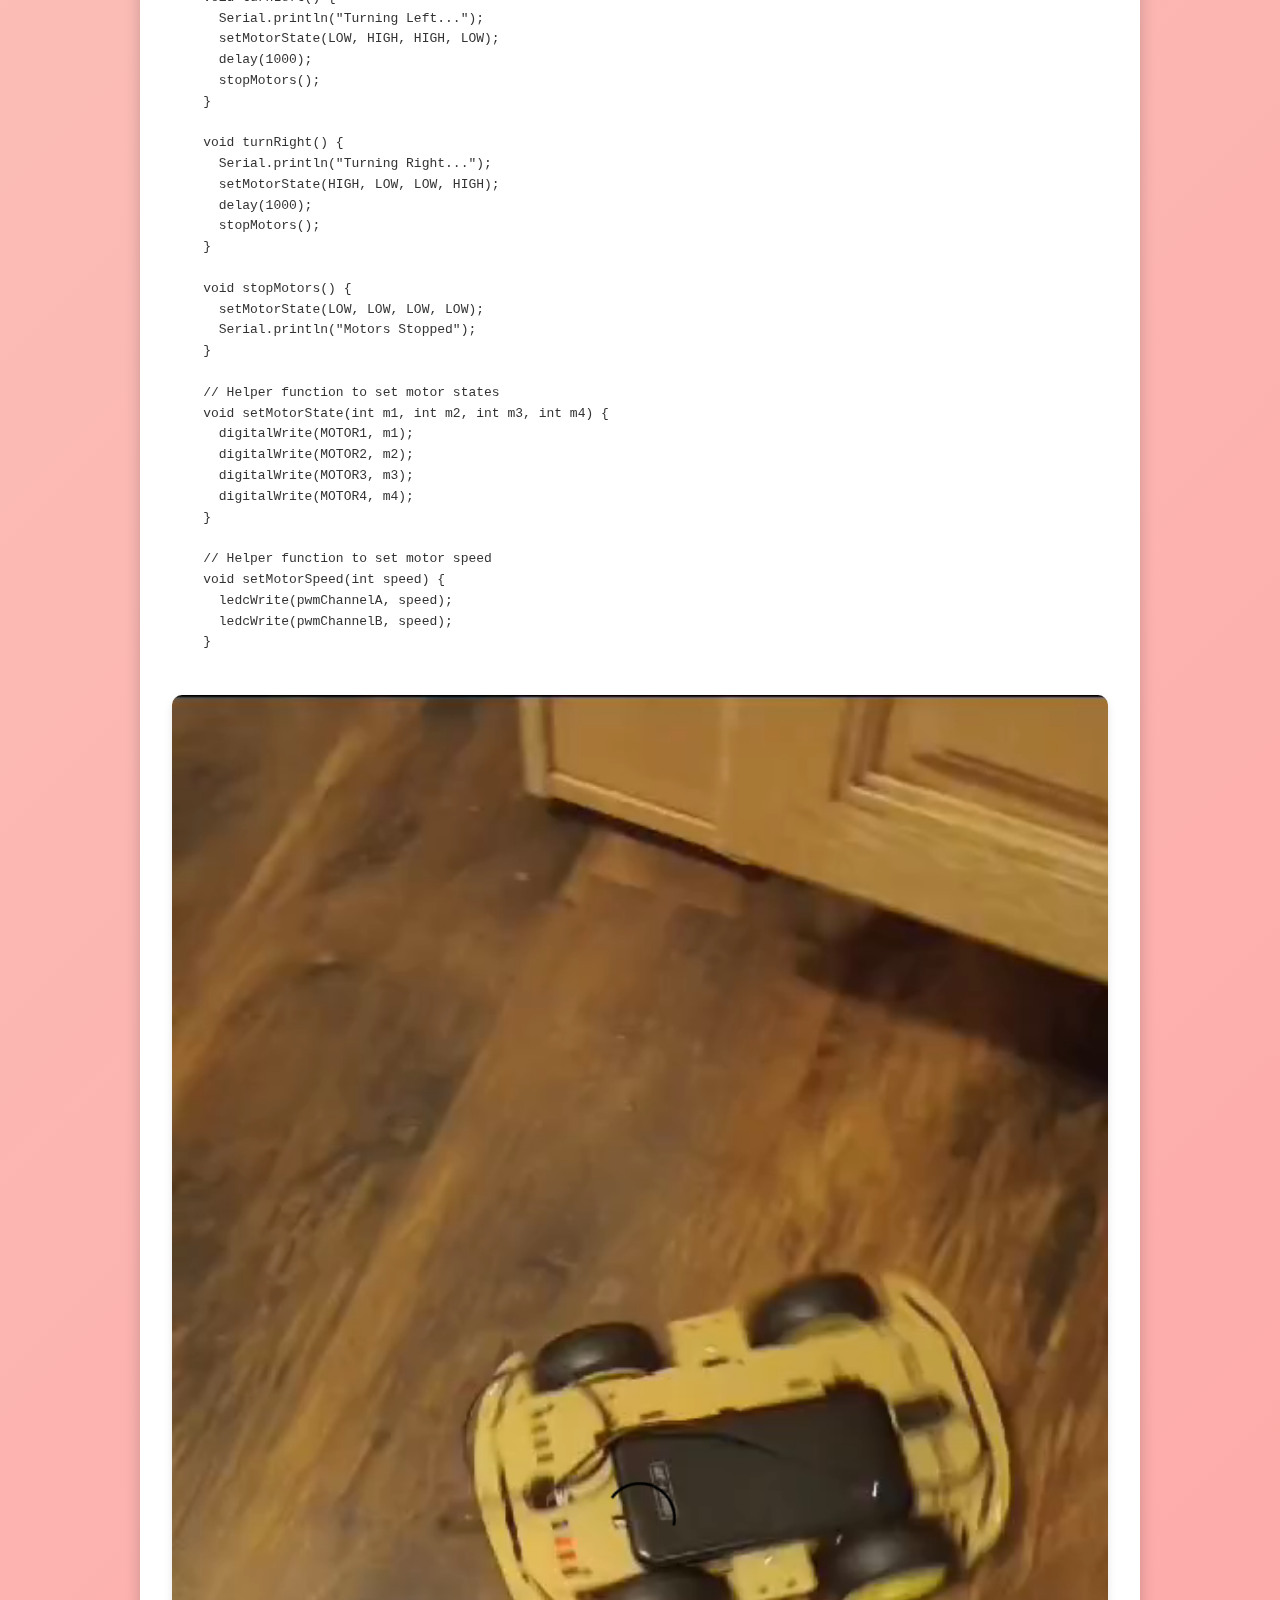
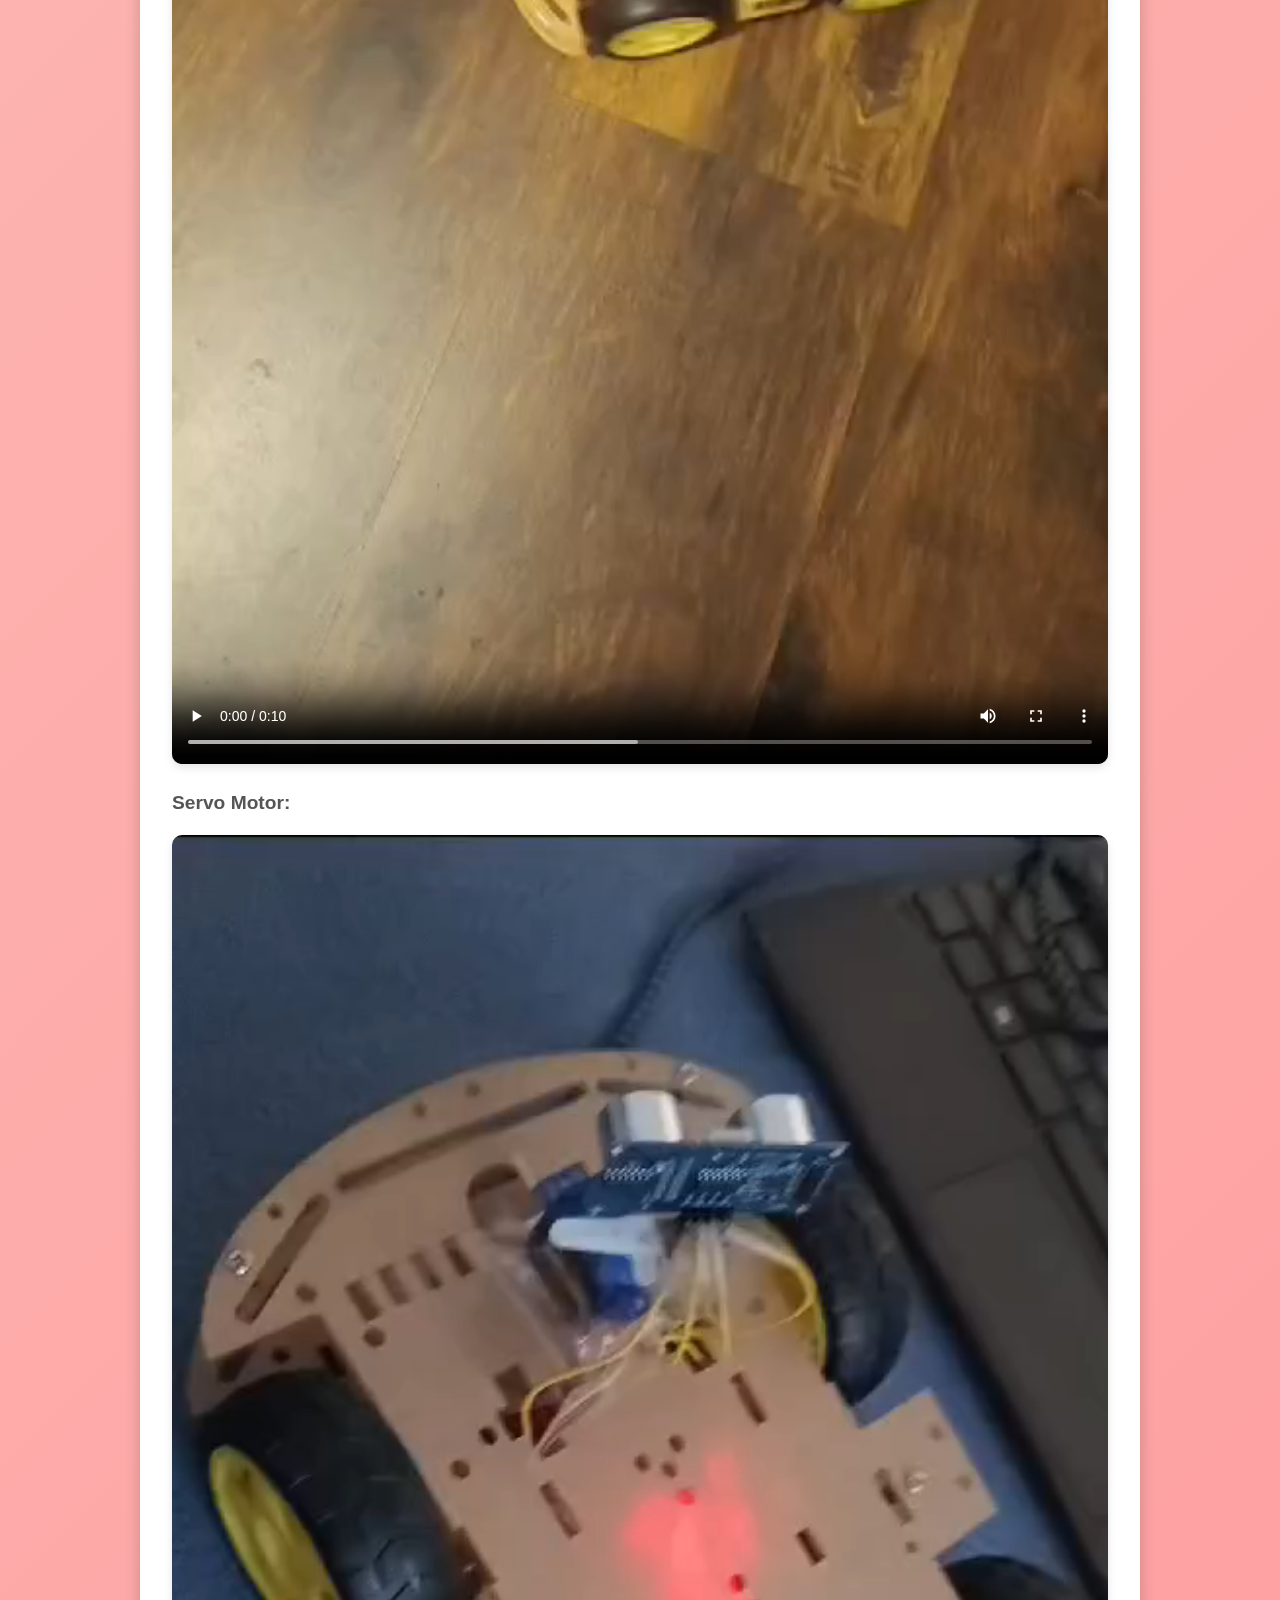
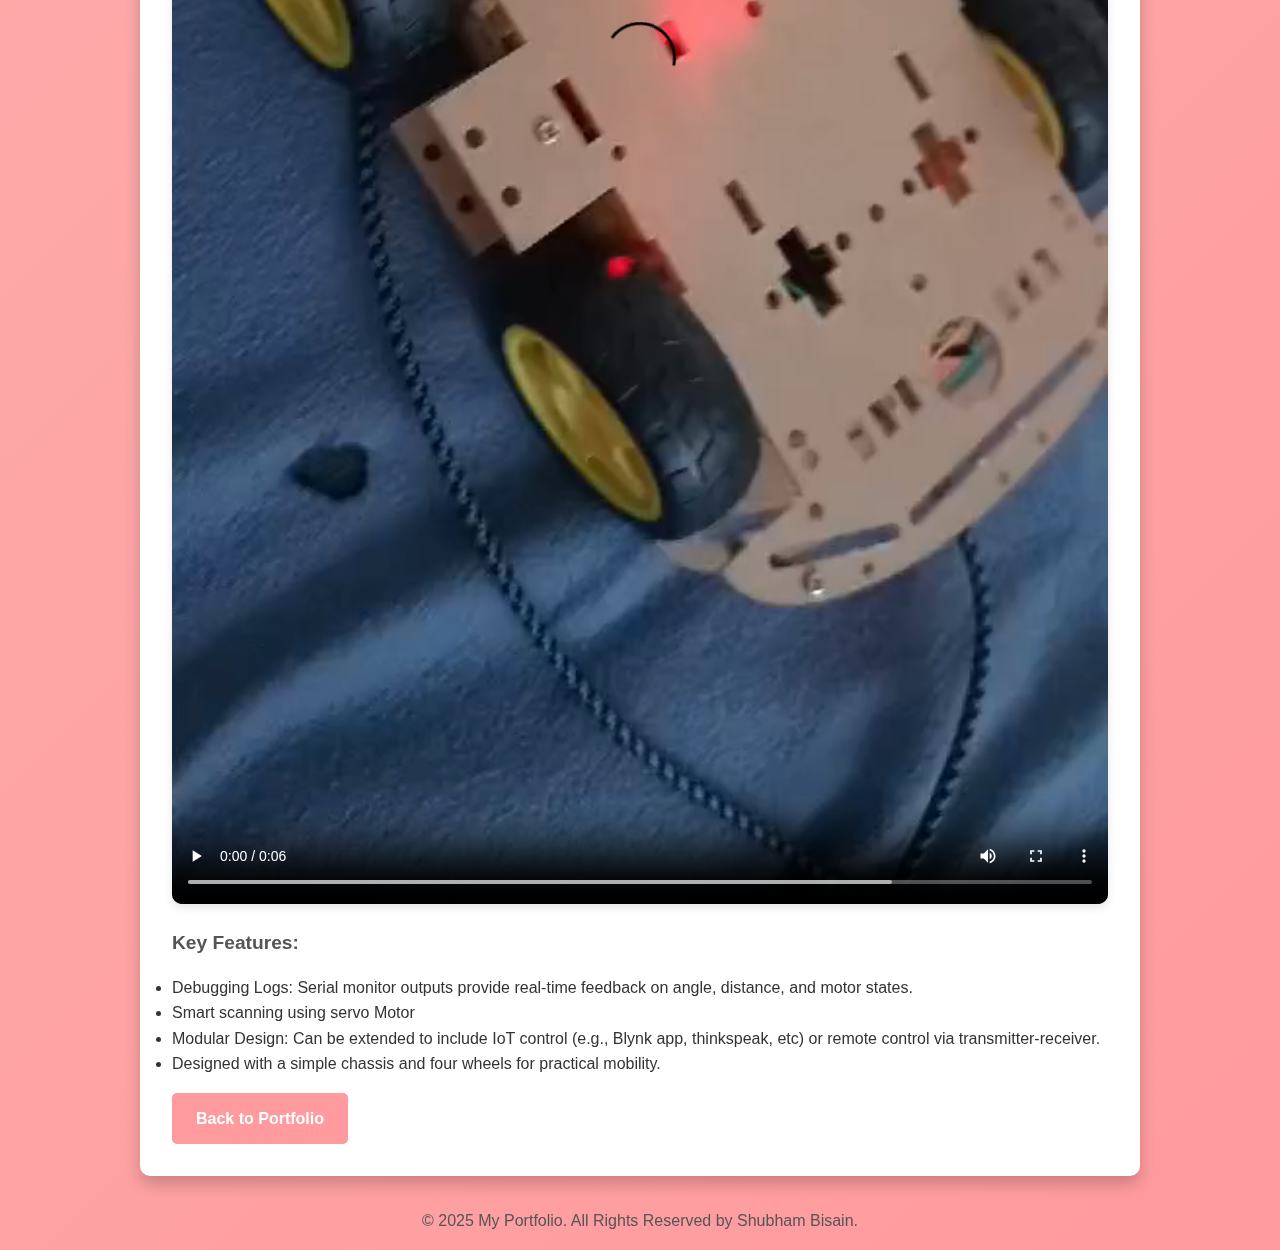
<file: project4.html>
<!DOCTYPE html>
<html lang="en">
<head>
  <meta charset="UTF-8">
  <meta name="viewport" content="width=device-width, initial-scale=1.0">
  <title>TempTrack Details</title>
  <link rel="stylesheet" href="style2.css">
</head>

  <body>
  <div class="container">
    <h1>RC car Obsticle detection: Detailed Overview</h1>
    
    <p class="objective">
      Project Overview:
    </p>

    <p>
      This project objective is to work on a autonomous RC car powered by an ESP32 microcontroller, featuring obsticle detection (Using the ultrasonic sensor, it measures distances and determines if obstacles are within the set threshold (30 cm)) and navigation using a servo motor and an ultrosonic sensor. The car is meant to scan its surroundings, detect obsticles, and intelligently maneuver towards the clearestpath by comparing distances on the left, right and forward directions. The initial servo position is set to 90° (forward), 0° represent left, and 180° representing right. The car can also be extended to include IoT functionality with Blynk, thinkspeak or any other IoT software or the car can be controlled via transmitter-receiver setups for manual control.
    </p>
  
    <p class="objective">
      Components Used:
    </p>

    <p>
        1. ESP 32 (38 pin microcontroller): The brain of the project, handling obstacle detection, servo control, and motor driving.


    </p>

    <p>
      2.L298N Motor driver controller board: Powers and controls four DC motors independently, enabling forward, backward, left, and right motion, Ensures smooth operation of motors with adjustable speed.
    </p>

    <p>
        3. Four dc motor 
    </p>

    <p>
      4. 7.4V to 12V Battery: Though currently not in use, a battery can be added to provide sufficient power for high-load components, though I am still seeking for the availability so the demostration is using the powerbank of 5v with individual components.
    </p>

    <p>
      5. Ultrasonic Sensor (HC-SR04): Detects obstacles and measures distance within the 0–180° range.
    </p>

    <p>
      6. Servo Motor: Rotates the ultrasonic sensor to scan for open paths (allow a scan from 0° to 180°).
    </p>

    <p>
      7. Blynk IoT Integration (Optional): Enables remote control through IoT apps. Alternatively, a transmitter-receiver setup can be used.
    </p>

    <p>
      8. Chassis with four Wheels: Provides structure and mobility for the RC car.
    </p>

    <p class="objective">
      Arduino Code:
    </p>

    <pre>
<code>
  #include &lt;ESP32Servo.h&gt;
    #include &lt;NewPing.h&gt;
    
    // Pin Definitions
    #define SERVO_PIN  13          // GPIO13 for Servo motor
    #define TRIG_PIN   14          // Trigger pin for Ultrasonic sensor (GPIO14)
    #define ECHO_PIN   27          // Echo pin for Ultrasonic sensor (GPIO27)
    
    #define MOTOR1  16             // Motor control pins
    #define MOTOR2  17
    #define MOTOR3  18
    #define MOTOR4  19
    #define ENA     5              // PWM pin for Motor A speed
    #define ENB     4              // PWM pin for Motor B speed
    
    // Constants
    const int motorSpeed = 230;        // Speed for the motors (0-255)
    const int freq = 5000;             // PWM Frequency
    const int resolution = 8;          // PWM Resolution (8-bit)
    const int pwmChannelA = 0;
    const int pwmChannelB = 1;
    const int distanceThreshold = 30;  // Obstacle detection threshold in cm
    const int scanDelay = 200;         // Delay during servo scan (ms)
    
    // Variables
    int recordedDistance = 0;
    int closestAngle = 90;             // Default to straight ahead
    
    // Object Initialization
    NewPing mySensor(TRIG_PIN, ECHO_PIN, 400);
    Servo myServo;
    
    void setup() {
      // Motor pins as OUTPUT
      pinMode(MOTOR1, OUTPUT);
      pinMode(MOTOR2, OUTPUT);
      pinMode(MOTOR3, OUTPUT);
      pinMode(MOTOR4, OUTPUT);
    
      // PWM setup for motor speed
      ledcSetup(pwmChannelA, freq, resolution);
      ledcSetup(pwmChannelB, freq, resolution);
      ledcAttachPin(ENA, pwmChannelA);
      ledcAttachPin(ENB, pwmChannelB);
    
      setMotorSpeed(motorSpeed);
    
      // Initialize servo
      myServo.attach(SERVO_PIN);
      myServo.write(90);  // Center position (initial)
    
      Serial.begin(115200);
      Serial.println("ESP32 Object Avoidance Robot Initialized");
      delay(2000);
    }
    
    void loop() {
      moveForward();
      delay(200);
    
      int distance = mySensor.ping_cm();
    
      // If obstacle is detected within the threshold distance
      if (distance > 0 && distance < distanceThreshold) {
        Serial.println("Obstacle Detected! Stopping motors...");
        stopMotors();
    
        // Scan for the clearest path
        closestAngle = scanForClearPath();
    
        // Decide direction based on closest angle
        if (closestAngle < 90) {
          turnLeft();
        } else if (closestAngle > 90) {
          turnRight();
        } else {
          // Move forward if no clear turning direction
          moveForward();
        }
    
        myServo.write(90);  // Reset servo to center position
        delay(500);         // Give time for the motors to stabilize
      }
    }
    
    // Function to scan for the clearest path
    int scanForClearPath() {
      recordedDistance = 0;
      int bestAngle = 90;  // Default to straight ahead
    
      for (int angle = 0; angle <= 180; angle += 30) {
        myServo.write(angle);         // Move servo to angle
        delay(scanDelay);             // Wait for servo to settle
        int currentDistance = mySensor.ping_cm();  // Measure distance
    
        Serial.printf("Angle: %d°, Distance: %d cm\n", angle, currentDistance);
    
        // Record the angle with the farthest distance
        if (currentDistance > recordedDistance) {
          recordedDistance = currentDistance;
          bestAngle = angle;
        }
      }
      return bestAngle;
    }
    
    // Motor control functions
    void moveForward() {
      setMotorState(HIGH, LOW, HIGH, LOW);
      Serial.println("Moving Forward...");
    }
    
    void turnLeft() {
      Serial.println("Turning Left...");
      setMotorState(LOW, HIGH, HIGH, LOW);
      delay(1000);
      stopMotors();
    }
    
    void turnRight() {
      Serial.println("Turning Right...");
      setMotorState(HIGH, LOW, LOW, HIGH);
      delay(1000);
      stopMotors();
    }
    
    void stopMotors() {
      setMotorState(LOW, LOW, LOW, LOW);
      Serial.println("Motors Stopped");
    }
    
    // Helper function to set motor states
    void setMotorState(int m1, int m2, int m3, int m4) {
      digitalWrite(MOTOR1, m1);
      digitalWrite(MOTOR2, m2);
      digitalWrite(MOTOR3, m3);
      digitalWrite(MOTOR4, m4);
    }
    
    // Helper function to set motor speed
    void setMotorSpeed(int speed) {
      ledcWrite(pwmChannelA, speed);
      ledcWrite(pwmChannelB, speed);
    } 
</code>
    </pre>
    <video src="RC CAR1.mp4" controls></video>
    <p class="objective">Servo Motor:</p>
    <video src="RC CAR2.mp4" controls></video>
    <p class="objective">
      Key Features:
      <ul>
        <li>Debugging Logs: Serial monitor outputs provide real-time feedback on angle, distance, and motor states.</li>
        <li>Smart scanning using servo Motor</li>
        <li>Modular Design: Can be extended to include IoT control (e.g., Blynk app, thinkspeak, etc) or remote control via transmitter-receiver.</li>
        <li>Designed with a simple chassis and four wheels for practical mobility.</li>
      </ul>
    </p>

    <a href="index.html">Back to Portfolio</a>
  </div>

  <footer>
    <p>&copy; 2025 My Portfolio. All Rights Reserved by Shubham Bisain.</p>
  </footer>
</body>
</html>
</file>
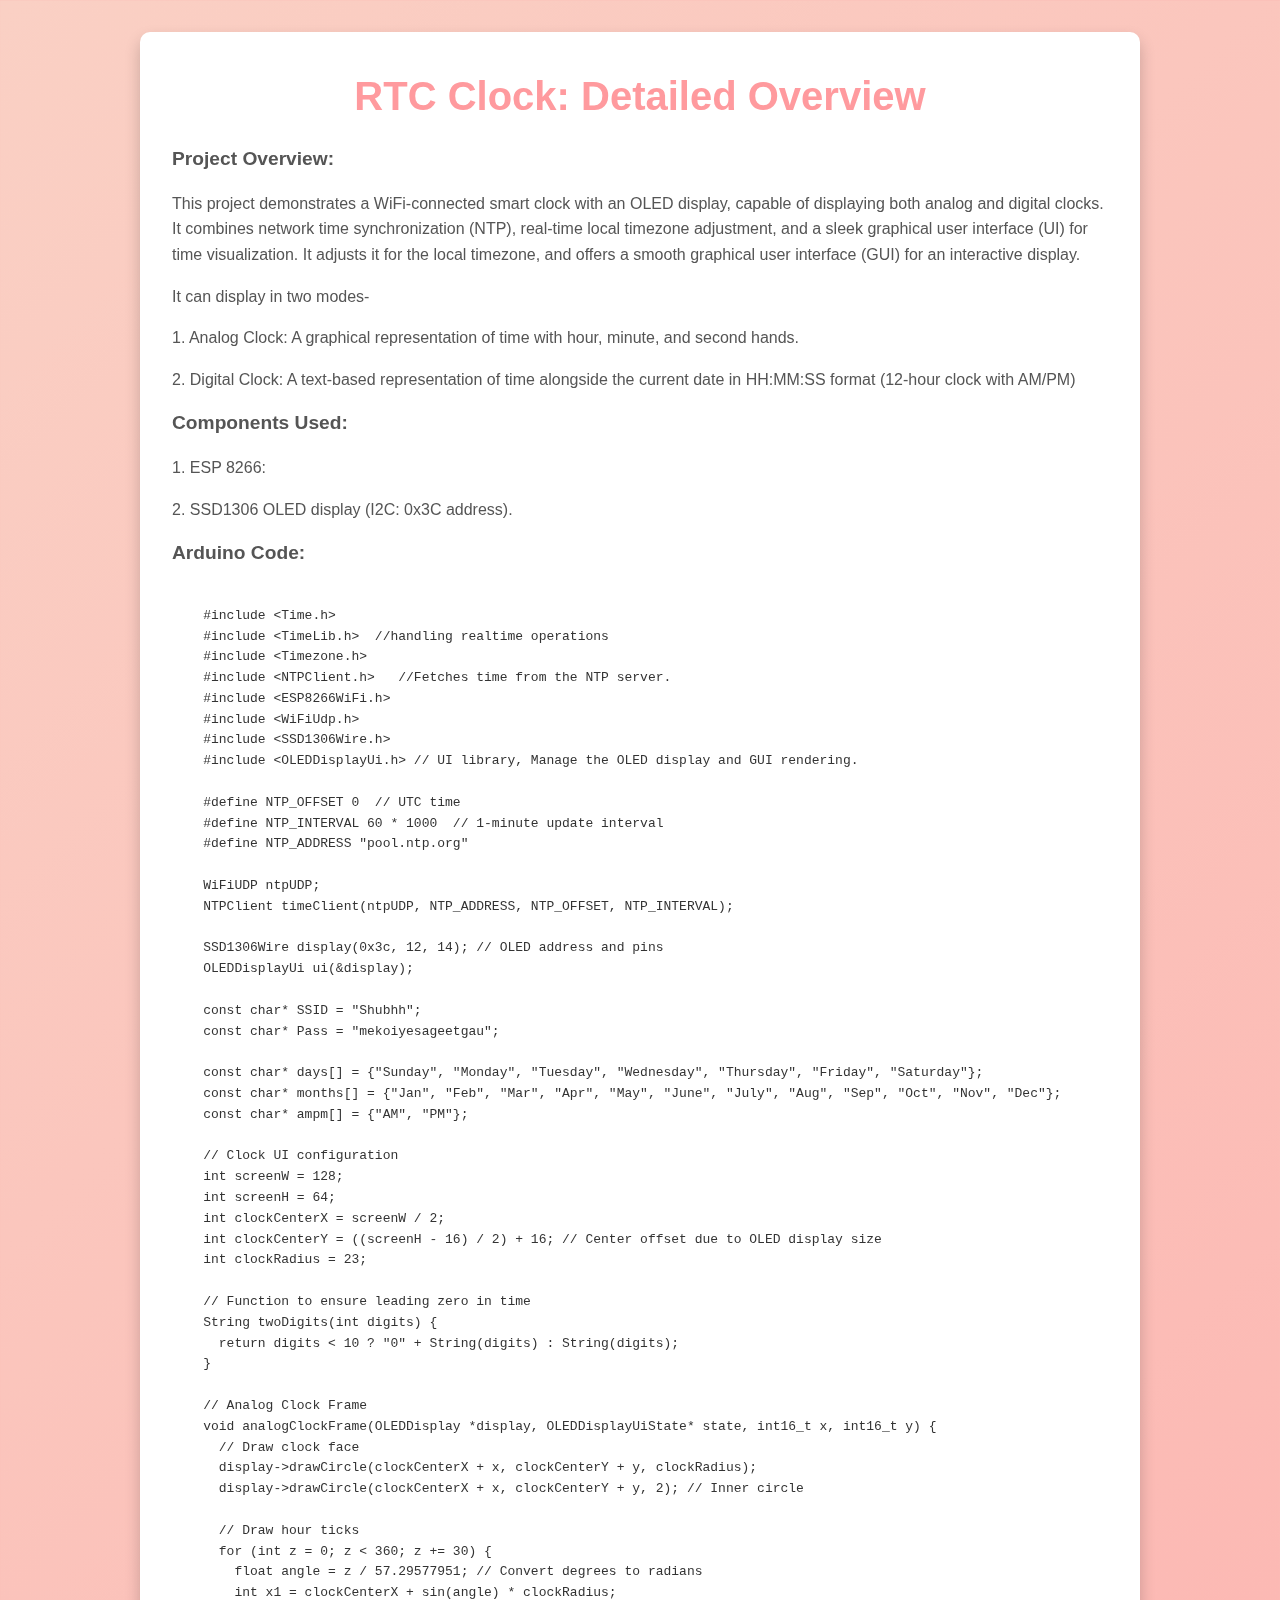
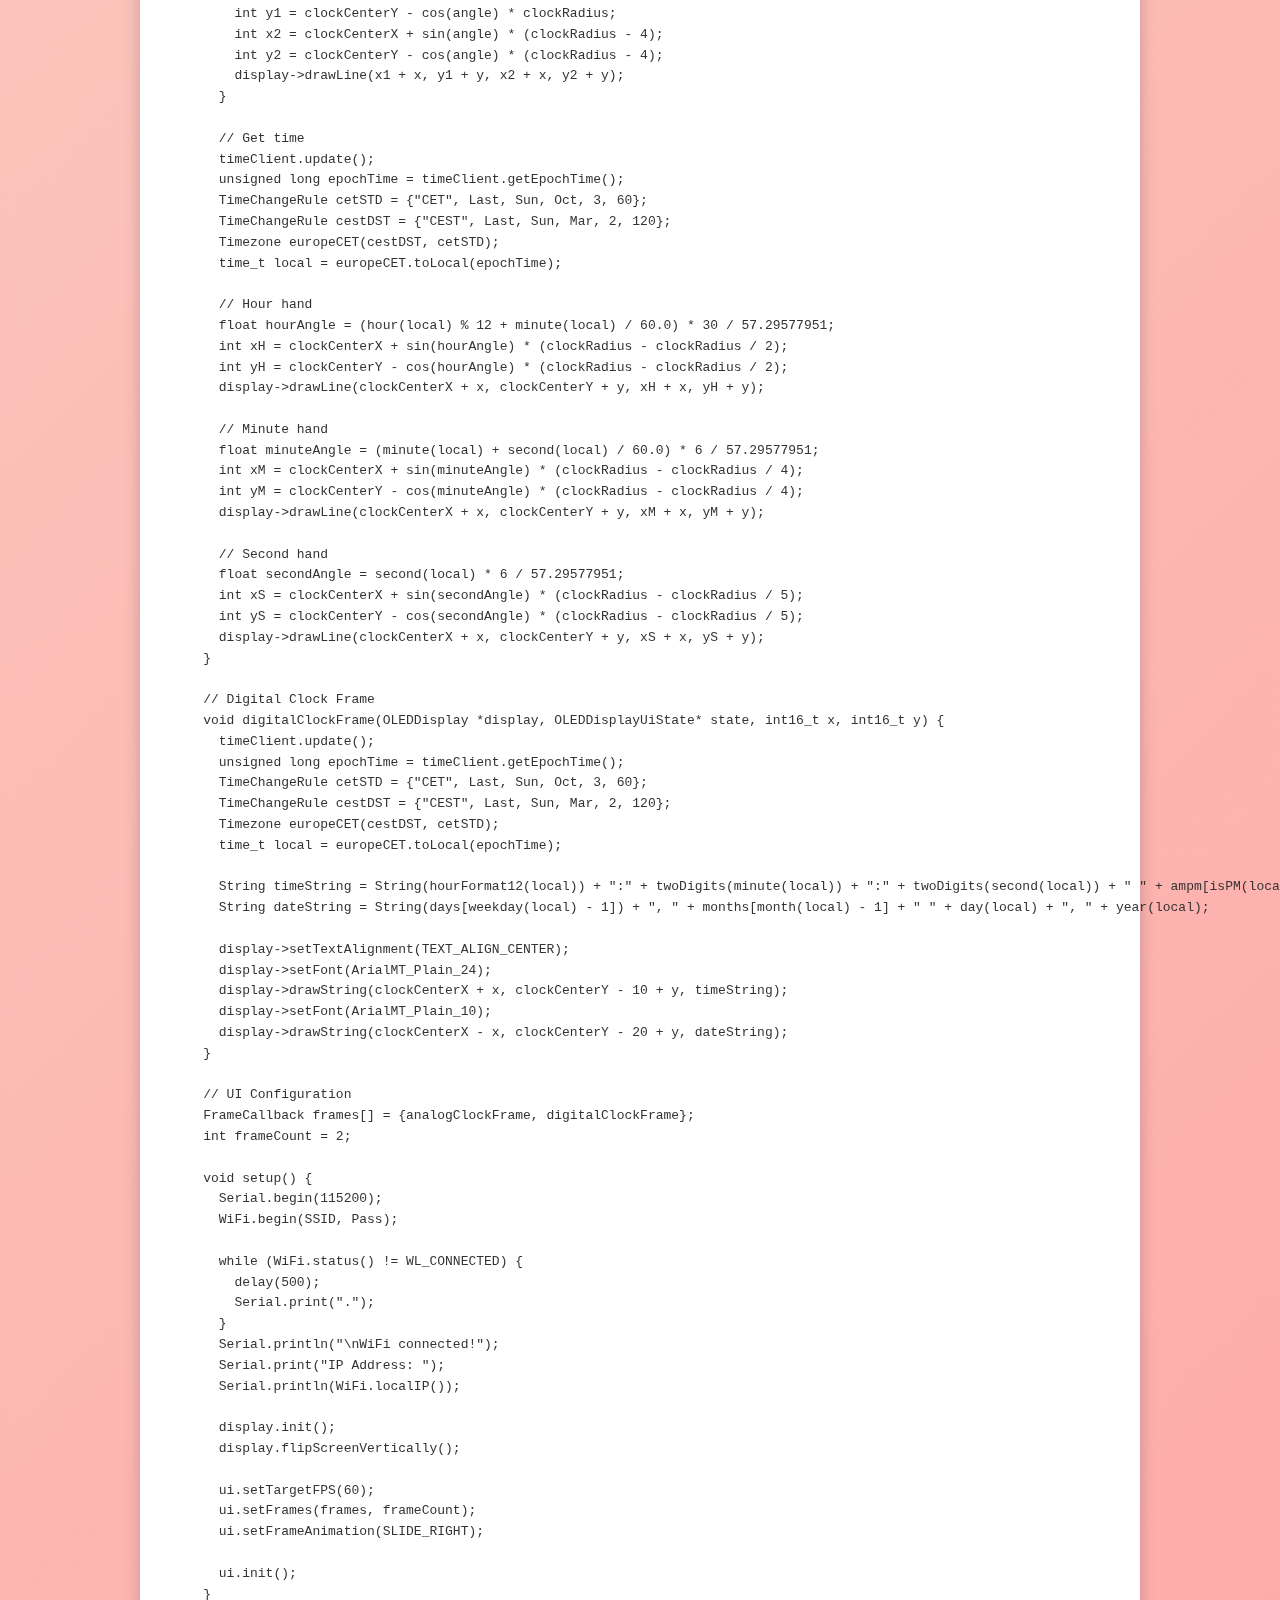
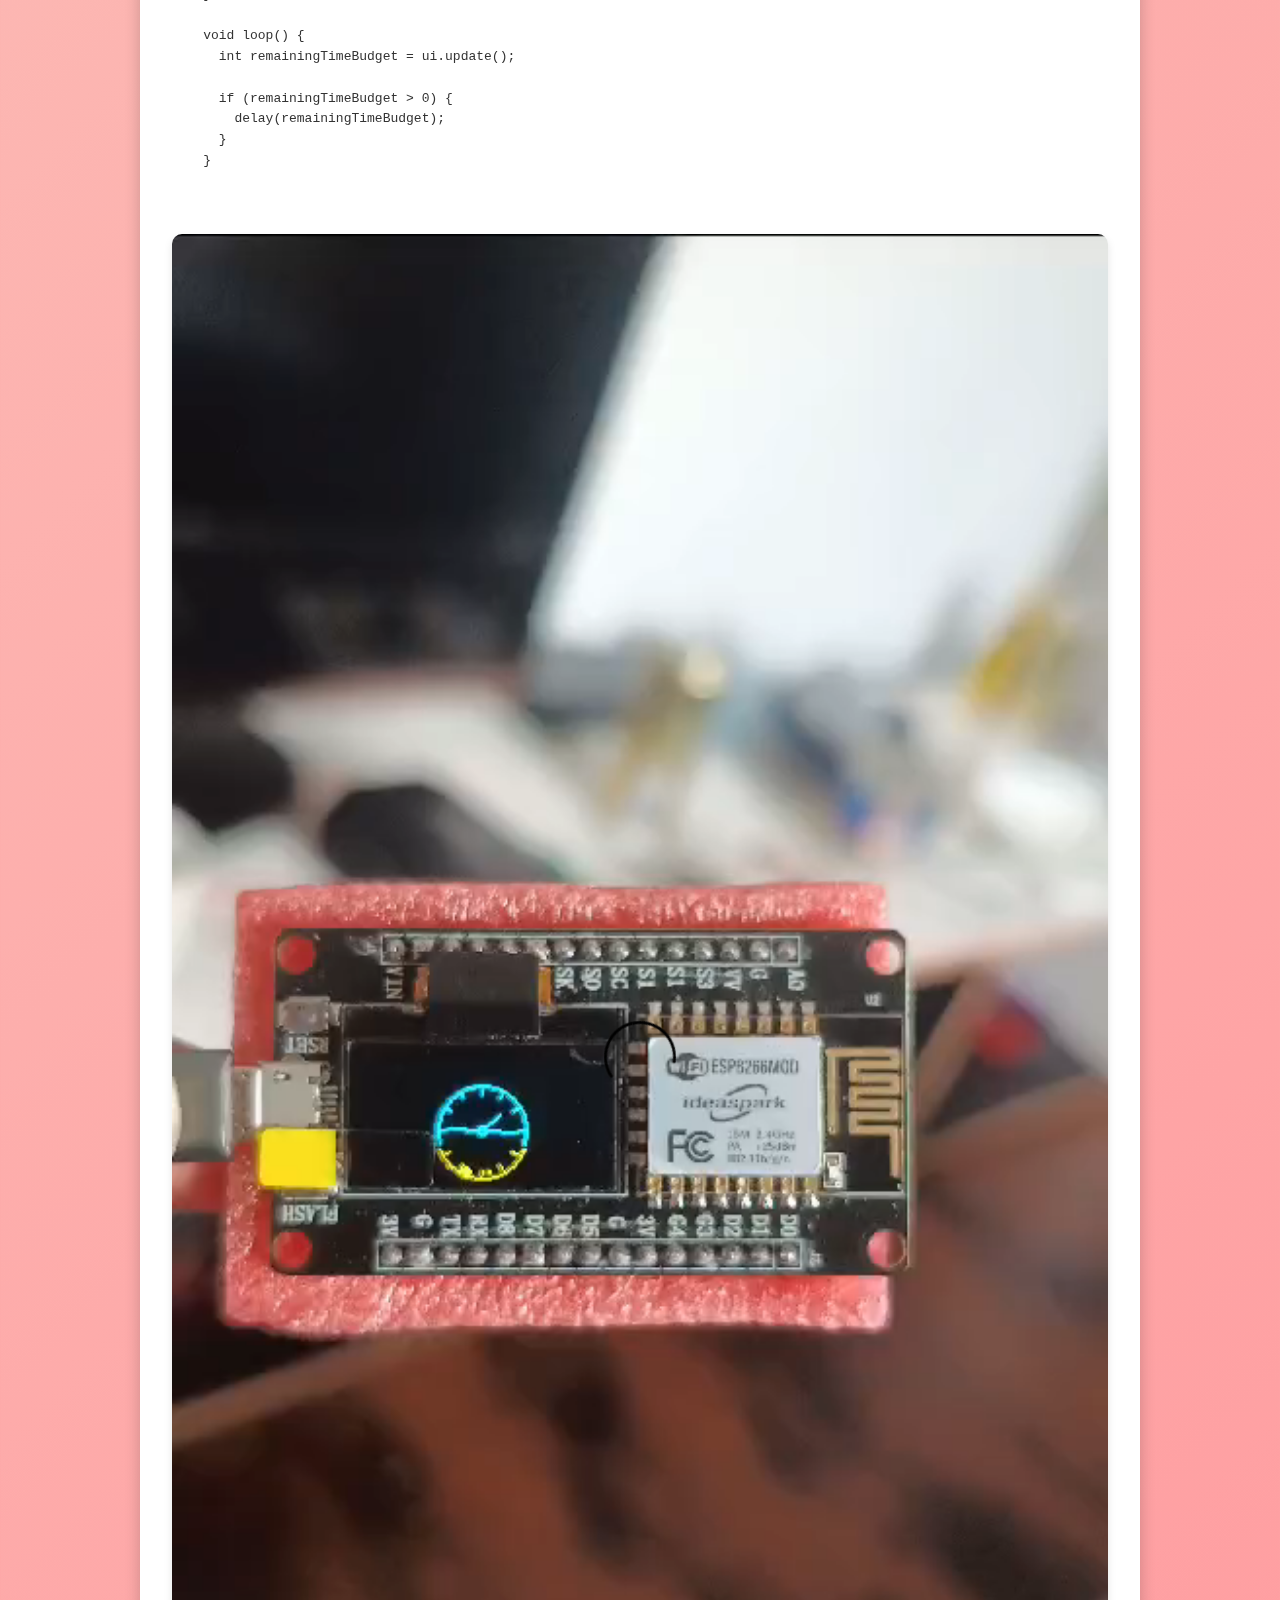
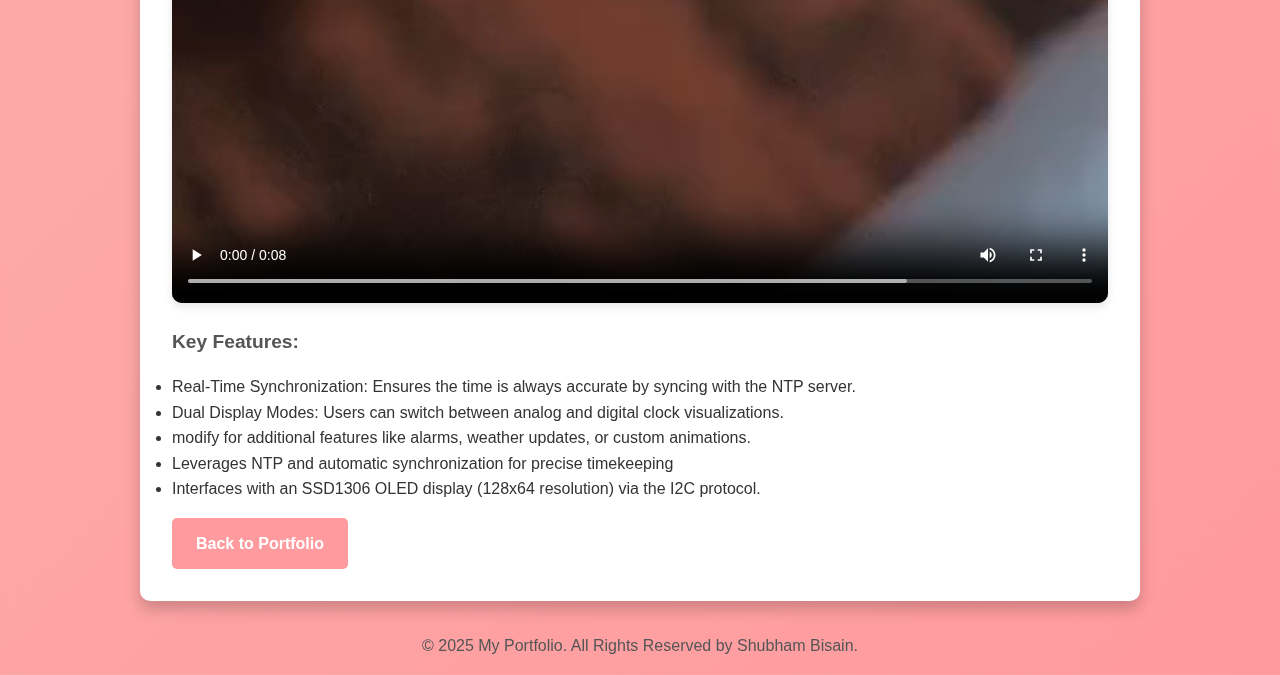
<file: project8.html>
<!DOCTYPE html>
<html lang="en">
<head>
  <meta charset="UTF-8">
  <meta name="viewport" content="width=device-width, initial-scale=1.0">
  <title>TempTrack Details</title>
  <link rel="stylesheet" href="style2.css">
</head>

  <body>
  <div class="container">
    <h1>RTC Clock: Detailed Overview</h1>
    
    <p class="objective">
      Project Overview:
    </p>

    <p>
      This project demonstrates a WiFi-connected smart clock with an OLED display, capable of displaying both analog and digital clocks. It combines network time synchronization (NTP), real-time local timezone adjustment, and a sleek graphical user interface (UI) for time visualization. It adjusts it for the local timezone, and offers a smooth graphical user interface (GUI) for an interactive display.
    </p>
    <p>
      It can display in two modes-
    </p>

    <p>
      1. Analog Clock: A graphical representation of time with hour, minute, and second hands.
    </p>

    <p>
      2. Digital Clock: A text-based representation of time alongside the current date in HH:MM:SS format (12-hour clock with AM/PM)
    </p>
  
  
    <p class="objective">
      Components Used:
    </p>

    <p>
       1.  ESP 8266:


    </p>

    <p>
      2. SSD1306 OLED display (I2C: 0x3C address).
    </p>

    <p class="objective">
      Arduino Code:
    </p>

    <pre>
  <code>
    #include &lt;Time.h&gt;
    #include &lt;TimeLib.h&gt;  //handling realtime operations
    #include &lt;Timezone.h&gt;
    #include &lt;NTPClient.h&gt;   //Fetches time from the NTP server.
    #include &lt;ESP8266WiFi.h&gt;
    #include &lt;WiFiUdp.h&gt;
    #include &lt;SSD1306Wire.h&gt; 
    #include &lt;OLEDDisplayUi.h&gt; // UI library, Manage the OLED display and GUI rendering.
    
    #define NTP_OFFSET 0  // UTC time
    #define NTP_INTERVAL 60 * 1000  // 1-minute update interval
    #define NTP_ADDRESS "pool.ntp.org"
    
    WiFiUDP ntpUDP;
    NTPClient timeClient(ntpUDP, NTP_ADDRESS, NTP_OFFSET, NTP_INTERVAL);
    
    SSD1306Wire display(0x3c, 12, 14); // OLED address and pins
    OLEDDisplayUi ui(&display);
    
    const char* SSID = "Shubhh";
    const char* Pass = "mekoiyesageetgau";
    
    const char* days[] = {"Sunday", "Monday", "Tuesday", "Wednesday", "Thursday", "Friday", "Saturday"};
    const char* months[] = {"Jan", "Feb", "Mar", "Apr", "May", "June", "July", "Aug", "Sep", "Oct", "Nov", "Dec"};
    const char* ampm[] = {"AM", "PM"};
    
    // Clock UI configuration
    int screenW = 128;
    int screenH = 64;
    int clockCenterX = screenW / 2;
    int clockCenterY = ((screenH - 16) / 2) + 16; // Center offset due to OLED display size
    int clockRadius = 23;
    
    // Function to ensure leading zero in time
    String twoDigits(int digits) {
      return digits < 10 ? "0" + String(digits) : String(digits);
    }
    
    // Analog Clock Frame
    void analogClockFrame(OLEDDisplay *display, OLEDDisplayUiState* state, int16_t x, int16_t y) {
      // Draw clock face
      display->drawCircle(clockCenterX + x, clockCenterY + y, clockRadius);
      display->drawCircle(clockCenterX + x, clockCenterY + y, 2); // Inner circle
    
      // Draw hour ticks
      for (int z = 0; z < 360; z += 30) {
        float angle = z / 57.29577951; // Convert degrees to radians
        int x1 = clockCenterX + sin(angle) * clockRadius;
        int y1 = clockCenterY - cos(angle) * clockRadius;
        int x2 = clockCenterX + sin(angle) * (clockRadius - 4);
        int y2 = clockCenterY - cos(angle) * (clockRadius - 4);
        display->drawLine(x1 + x, y1 + y, x2 + x, y2 + y);
      }
    
      // Get time
      timeClient.update();
      unsigned long epochTime = timeClient.getEpochTime();
      TimeChangeRule cetSTD = {"CET", Last, Sun, Oct, 3, 60};
      TimeChangeRule cestDST = {"CEST", Last, Sun, Mar, 2, 120};
      Timezone europeCET(cestDST, cetSTD);
      time_t local = europeCET.toLocal(epochTime);
    
      // Hour hand
      float hourAngle = (hour(local) % 12 + minute(local) / 60.0) * 30 / 57.29577951;
      int xH = clockCenterX + sin(hourAngle) * (clockRadius - clockRadius / 2);
      int yH = clockCenterY - cos(hourAngle) * (clockRadius - clockRadius / 2);
      display->drawLine(clockCenterX + x, clockCenterY + y, xH + x, yH + y);
    
      // Minute hand
      float minuteAngle = (minute(local) + second(local) / 60.0) * 6 / 57.29577951;
      int xM = clockCenterX + sin(minuteAngle) * (clockRadius - clockRadius / 4);
      int yM = clockCenterY - cos(minuteAngle) * (clockRadius - clockRadius / 4);
      display->drawLine(clockCenterX + x, clockCenterY + y, xM + x, yM + y);
    
      // Second hand
      float secondAngle = second(local) * 6 / 57.29577951;
      int xS = clockCenterX + sin(secondAngle) * (clockRadius - clockRadius / 5);
      int yS = clockCenterY - cos(secondAngle) * (clockRadius - clockRadius / 5);
      display->drawLine(clockCenterX + x, clockCenterY + y, xS + x, yS + y);
    }
    
    // Digital Clock Frame
    void digitalClockFrame(OLEDDisplay *display, OLEDDisplayUiState* state, int16_t x, int16_t y) {
      timeClient.update();
      unsigned long epochTime = timeClient.getEpochTime();
      TimeChangeRule cetSTD = {"CET", Last, Sun, Oct, 3, 60};
      TimeChangeRule cestDST = {"CEST", Last, Sun, Mar, 2, 120};
      Timezone europeCET(cestDST, cetSTD);
      time_t local = europeCET.toLocal(epochTime);
    
      String timeString = String(hourFormat12(local)) + ":" + twoDigits(minute(local)) + ":" + twoDigits(second(local)) + " " + ampm[isPM(local)];
      String dateString = String(days[weekday(local) - 1]) + ", " + months[month(local) - 1] + " " + day(local) + ", " + year(local);
    
      display->setTextAlignment(TEXT_ALIGN_CENTER);
      display->setFont(ArialMT_Plain_24);
      display->drawString(clockCenterX + x, clockCenterY - 10 + y, timeString);
      display->setFont(ArialMT_Plain_10);
      display->drawString(clockCenterX - x, clockCenterY - 20 + y, dateString);
    }
    
    // UI Configuration
    FrameCallback frames[] = {analogClockFrame, digitalClockFrame};
    int frameCount = 2;
    
    void setup() {
      Serial.begin(115200);
      WiFi.begin(SSID, Pass);
    
      while (WiFi.status() != WL_CONNECTED) {
        delay(500);
        Serial.print(".");
      }
      Serial.println("\nWiFi connected!");
      Serial.print("IP Address: ");
      Serial.println(WiFi.localIP());
    
      display.init();
      display.flipScreenVertically();
    
      ui.setTargetFPS(60);
      ui.setFrames(frames, frameCount);
      ui.setFrameAnimation(SLIDE_RIGHT);
    
      ui.init();
    }
    
    void loop() {
      int remainingTimeBudget = ui.update();
    
      if (remainingTimeBudget > 0) {
        delay(remainingTimeBudget);
      }
    }
    
</code>
    </pre>
    <video src="rtcClock.mp4" controls></video>
    
    <p class="objective">
      Key Features:
      <ul>
        <li>Real-Time Synchronization: Ensures the time is always accurate by syncing with the NTP server.</li>
        <li>Dual Display Modes: Users can switch between analog and digital clock visualizations.</li>
        <li>modify for additional features like alarms, weather updates, or custom animations.</li>
        <li>Leverages NTP and automatic synchronization for precise timekeeping</li>
        <li>Interfaces with an SSD1306 OLED display (128x64 resolution) via the I2C protocol.</li>
      </ul>
    </p>

    <a href="index.html">Back to Portfolio</a>
  </div>

  <footer>
    <p>&copy; 2025 My Portfolio. All Rights Reserved by Shubham Bisain.</p>
  </footer>
</body>
</html>
</file>
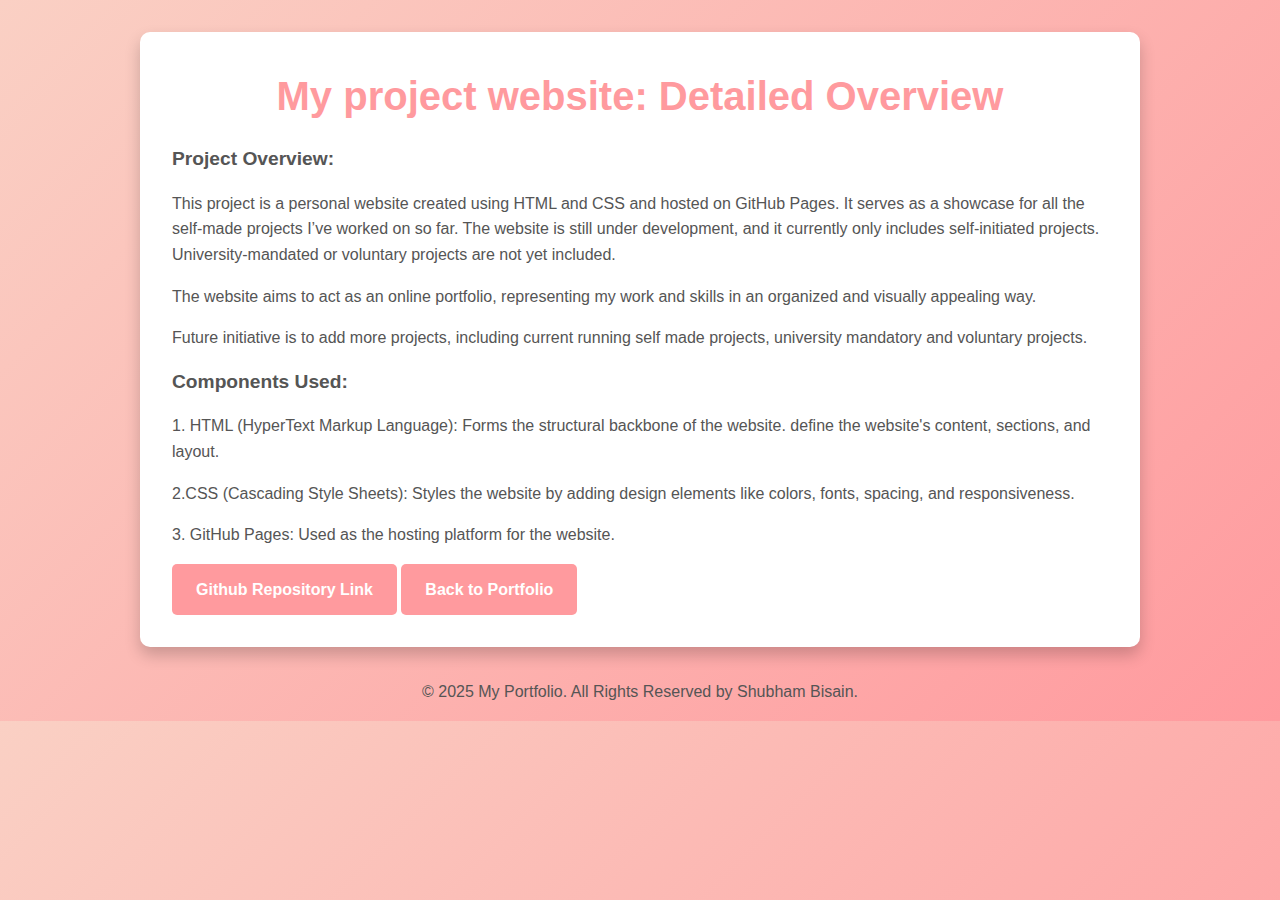
<file: project9.html>
<!DOCTYPE html>
<html lang="en">
<head>
  <meta charset="UTF-8">
  <meta name="viewport" content="width=device-width, initial-scale=1.0">
  <title>My website Details</title>
  <link rel="stylesheet" href="style2.css">
</head>

  <body>
  <div class="container">
    <h1>My project website: Detailed Overview</h1>
    
    <p class="objective">
      Project Overview:
    </p>

    <p>
      This project is a personal website created using HTML and CSS and hosted on GitHub Pages. It serves as a showcase for all the self-made projects I’ve worked on so far. The website is still under development, and it currently only includes self-initiated projects. University-mandated or voluntary projects are not yet included.
    </p>
    <p>
      The website aims to act as an online portfolio, representing my work and skills in an organized and visually appealing way.
    </p>

    <p>
      Future initiative is to add more projects, including current running self made projects, university mandatory and voluntary projects. 
    </p>

    
  
    <p class="objective">
      Components Used:
    </p>

    <p>
       1. HTML (HyperText Markup Language):

       Forms the structural backbone of the website.
        define the website's content, sections, and layout.


    </p>

    <p>
      2.CSS (Cascading Style Sheets):

      Styles the website by adding design elements like colors, fonts, spacing, and responsiveness.
    </p>

    <p>
      3. GitHub Pages:

      Used as the hosting platform for the website.
    </p>


    <a href="https://github.com/ShubhamBisain/My-Project-Portfolio.git">Github Repository Link</a>
    
    

    <a href="index.html">Back to Portfolio</a>
  </div>

  <footer>
    <p>&copy; 2025 My Portfolio. All Rights Reserved by Shubham Bisain.</p>
  </footer>
</body>
</html>
</file>
<file: style1.css>
* {
  margin: 0;
  padding: 0;
  box-sizing: border-box;
}

body {
  font-family: 'Arial', sans-serif;
  line-height: 1.6;
  background: linear-gradient(135deg, #45a118, #fad0c4);
  color: #333;
  overflow-x: hidden;
}

header {
  text-align: center;
  padding: 2rem 1rem;
  background: #876bc7;
  color: white;
  animation: fadeIn 1.5s ease-in;
}

header h1 {
  font-size: 2.5rem;
  margin-bottom: 1rem;
}

header p {
  font-size: 1.2rem;
}

nav {
  text-align: center;
  margin-top: 1rem;
}

nav a {
  text-decoration: none;
  margin: 0 1rem;
  color: white;
  font-size: 1rem;
  transition: color 0.3s;
}

nav a:hover {
  color: #333;
}

/* Projects Section */
.projects {
  padding: 2rem 1rem;
  background: #fff;
}

.projects h2 {
  text-align: center;
  margin-bottom: 2rem;
  font-size: 2rem;
  color: #ff9a9e;
}

.projects-grid {
  display: grid;
  grid-template-columns: repeat(auto-fit, minmax(300px, 1fr));
  gap: 2rem;
  padding: 0 1rem;
}

.project {
  background: #f9f9f9;
  border-radius: 10px;
  box-shadow: 0 4px 8px rgba(0, 0, 0, 0.1);
  overflow: hidden;
  transform: scale(1);
  transition: transform 0.3s ease, box-shadow 0.3s ease;
}

.project:hover {
  transform: scale(1.05);
  box-shadow: 0 8px 16px rgba(0, 0, 0, 0.2);
}

.project img {
  width: 100%;
  height: 200px;
  object-fit: cover;
}

.project h3 {
  font-size: 1.5rem;
  margin: 1rem;
  color: #333;
}

.project p {
  font-size: 1rem;
  margin: 0 1rem 1rem;
  color: #555;
}

.project a {
  display: block;
  margin: 0 1rem 1rem;
  text-decoration: none;
  color: #ff9a9e;
  font-weight: bold;
}

.project a:hover {
  text-decoration: underline;
}

/* Contact Section */
.contact {
  text-align: center;
  padding: 2rem 1rem;
  background: #fad0c4;
}

.contact h2 {
  font-size: 2rem;
  margin-bottom: 1rem;
}

.contact a {
  display: inline-block;
  margin: 0.5rem;
  text-decoration: none;
  color: white;
  background: #ff9a9e;
  padding: 0.5rem 1rem;
  border-radius: 5px;
  transition: background 0.3s;
}

.contact a:hover {
  background: #333;
}

/* Animations */
@keyframes fadeIn {
  from {
    opacity: 0;
  }
  to {
    opacity: 1;
  }
}
</file>
<file: style2.css>
* {
  margin: 0;
  padding: 0;
  box-sizing: border-box;
}

body {
  font-family: Arial, sans-serif;
  line-height: 1.6;
  background: linear-gradient(135deg, #fad0c4, #ff9a9e);
  color: #333;
  margin: 0;
  padding: 0;
}

.objective {
  font-weight: bold;
  font-size: 1.2rem;
}

.container {
  max-width: 1000px;
  margin: 2rem auto;
  padding: 2rem;
  background: #fff;
  border-radius: 10px;
  box-shadow: 0 8px 16px rgba(0, 0, 0, 0.2);
  animation: fadeIn 1s ease-in-out;
}

h1 {
  text-align: center;
  color: #ff9a9e;
  margin-bottom: 1rem;
  font-size: 2.5rem;
}

img, video {
  display: block;
  width: 100%;
  margin-bottom: 1.5rem;
  border-radius: 10px;
  box-shadow: 0 4px 8px rgba(0, 0, 0, 0.1);
  animation: slideIn 1s ease-in-out;
}

p {
  font-size: 1rem;
  margin-bottom: 1rem;
  color: #555;
}

a {
  display: inline-block;
  text-decoration: none;
  color: white;
  background: #ff9a9e;
  padding: 0.8rem 1.5rem;
  border-radius: 5px;
  font-weight: bold;
  transition: background 0.3s ease, transform 0.3s ease;
  text-align: center;
}

a:hover {
  background: #333;
  transform: scale(1.05);
}

footer {
  text-align: center;
  margin-top: 2rem;
  font-size: 0.9rem;
  color: #777;
}

/* Animations */
@keyframes fadeIn {
  from {
    opacity: 0;
  }
  to {
    opacity: 1;
  }
}

@keyframes slideIn {
  from {
    transform: translateY(20px);
    opacity: 0;
  }
  to {
    transform: translateY(0);
    opacity: 1;
  }
}
</file>
